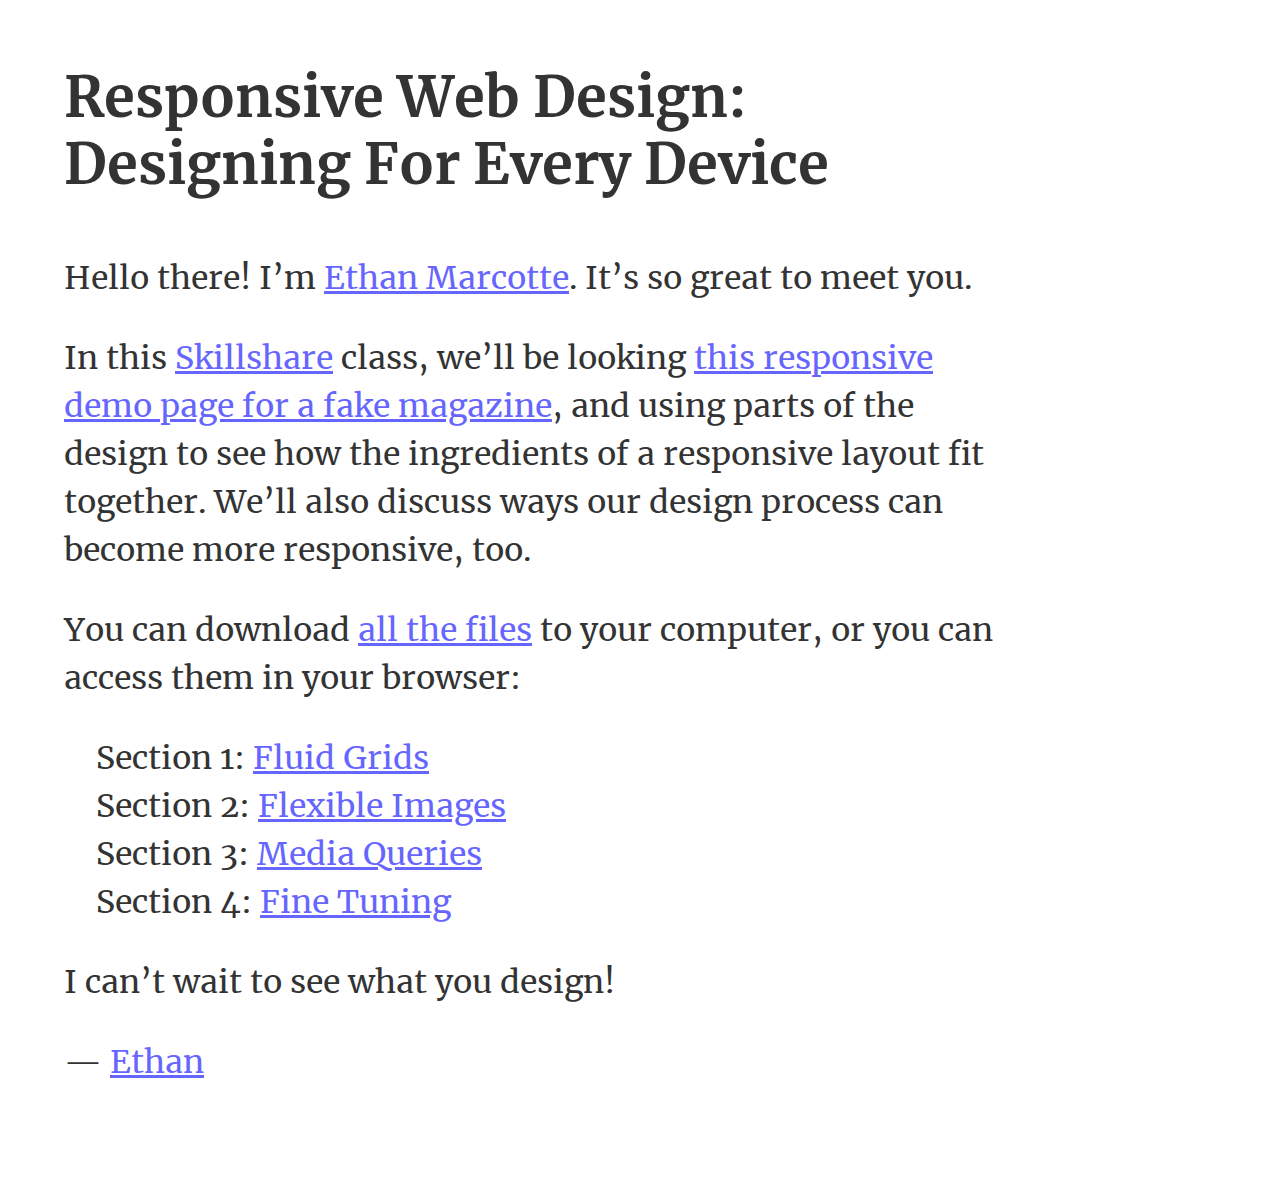
<file: index.html>
<!DOCTYPE html>
<html lang="en">
<head>

<meta charset="UTF-8" />

<title>Files for Ethan Marcotte’s “Responsive Web Design: Designing For Every Device”, a Skillshare class</title>

<meta name="viewport" content="width=device-width, initial-scale=1.0" />
<link rel="stylesheet" href="dist/css/main.css" />

<style>
body {
    font-size: 1em;
    padding: 2em;
    max-width: 30em;
}
@media ( min-width: 30em ) {
    body {
        font-size: 1.4em;
    }
}
@media ( min-width: 50em ) {
    body {
        font-size: 2em;
    }
}
h1,
p,
ol {
    margin-top: 0;
}
h1 {
    font-size: 1.75em;
    line-height: 1.2;
    margin-bottom: 1em;
}
a {
    color: #66F;
    text-decoration: underline;
}
a:hover,
a:focus {
    text-decoration: none;
}
ol {
    list-style: none;
    padding-left: 0;
    margin-left: 1em;
}
li {
    margin-left: 0;
    padding-left: 0;
}
</style>

</head>

<body>

<h1>Responsive Web Design: Designing For Every Device</h1>

<p>Hello there! I’m <a href="https://ethanmarcotte.com/">Ethan Marcotte</a>. It’s so great to meet you.</p>

<p>In this <a href="https://www.skillshare.com/">Skillshare</a> class, we’ll be looking <a href="00-full.html">this responsive demo page for a fake magazine</a>, and using parts of the design to see how the ingredients of a responsive layout fit together. We’ll also discuss ways our design process can become more responsive, too.</p>

<p>You can download <a href="#">all the files</a> to your computer, or you can access them in your browser:</p>

<ol>
    <li>Section 1: <a href="01-grids/">Fluid Grids</a></li>
    <li>Section 2: <a href="02-images/">Flexible Images</a></li>
    <li>Section 3: <a href="03-mediaqueries/">Media Queries</a></li>
    <li>Section 4: <a href="04-fine-tuning">Fine Tuning</a></li>
</ol>

<p>I can’t wait to see what you design!</p>

<p>— <a href="https://ethanmarcotte.com/">Ethan</a></p>

</body>
</html>
</file>
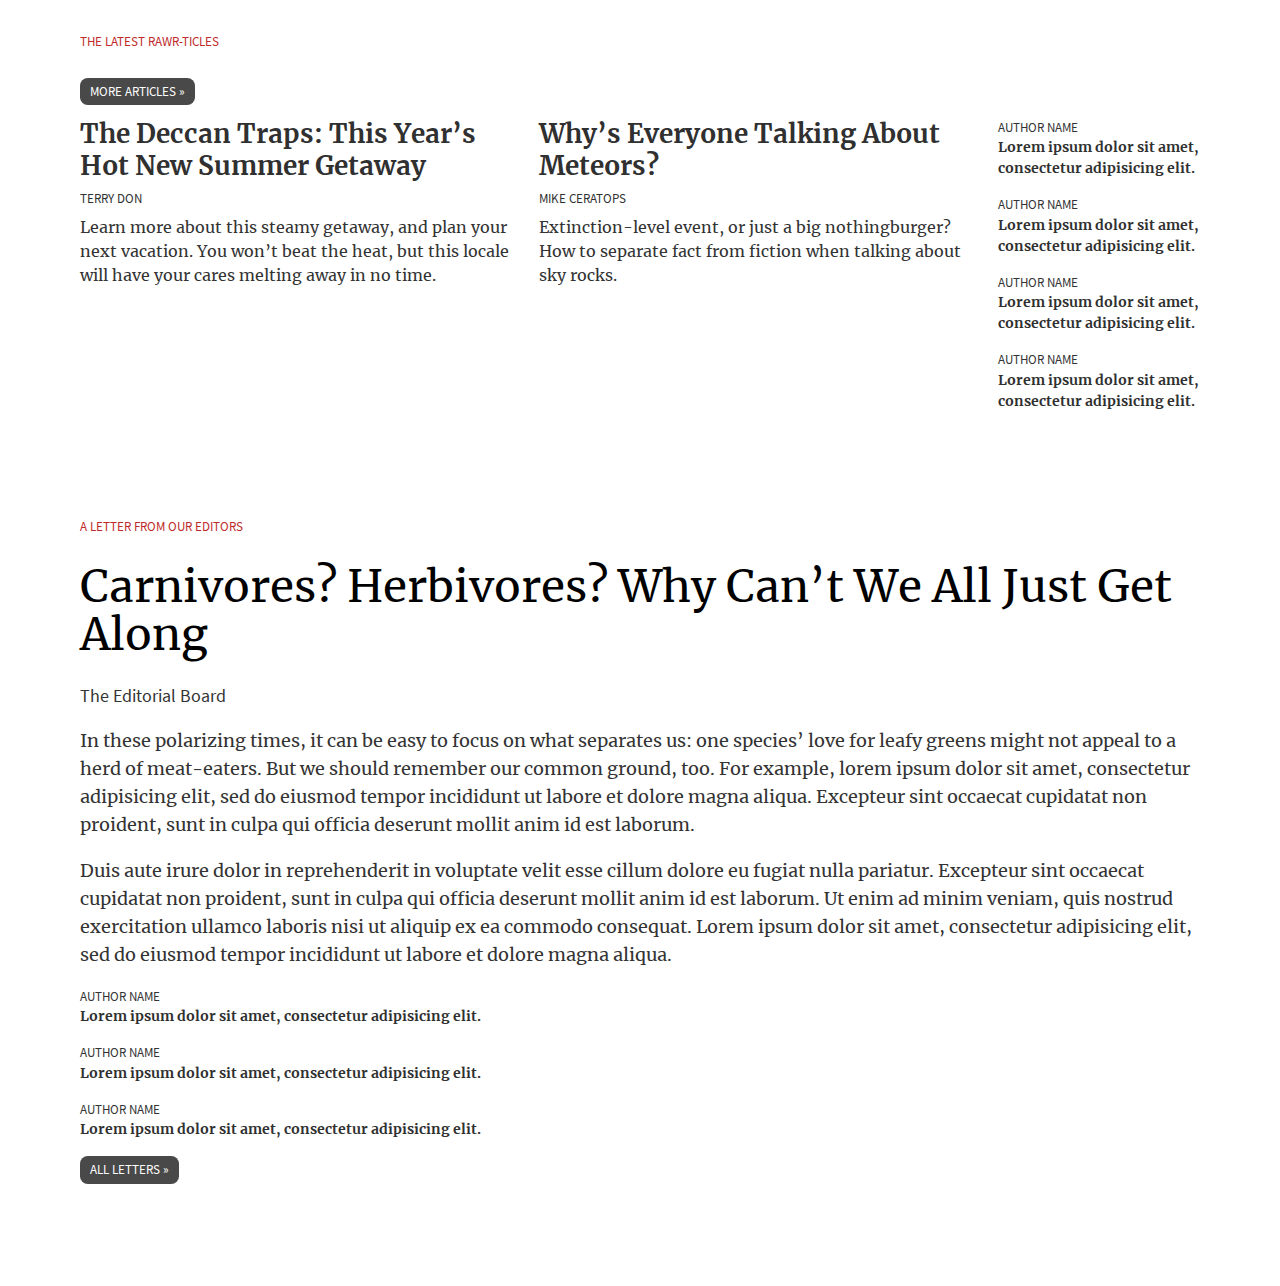
<file: 01-grids/index.html>
<!DOCTYPE html>
<html lang="en">
<head>

<meta charset="UTF-8" />

<title>Section 1: Grids</title>

<meta name="viewport" content="width=device-width, initial-scale=1.0" />
<link rel="stylesheet" href="../dist/css/shared.css" />

<style>
.articles-recent {
    display: grid;
    grid-template-columns: repeat( 5, 18%);
    grid-column-gap: 2.5%;
}

/* .articles-recent header {
    grid-column-start: 1;
    grid-column-end: 6;
} 
can be shorthanded to below */

.articles-recent header {
    grid-column: 1 / 6;
}

.story-lead {
    grid-column: 1 / 3;
}

.story-alt {
    grid-column: 3 / 5;
}
</style>

</head>

<body>

<main class="site-content" role="main">
    <section>
        <div class="articles-recent">
            <header>
                <h2 class="hed hed-section">The Latest Rawr-ticles</h2>

                <a class="more" href="#">More Articles</a>
            </header>

            <article class="story story-lead">
                <h2 class="hed"><a href="#">The Deccan Traps: This Year’s Hot New Summer Getaway</a></h2>
                <p class="meta"><a href="#"><cite>Terry Don</cite></a></p>
                <p>Learn more about this steamy getaway, and plan your next vacation. You won’t beat the heat, but this locale will have your cares melting away in no time.</p>
            </article>

            <article class="story story-alt">
                <h2 class="hed"><a href="#">Why’s Everyone Talking About Meteors?</a></h2>
                <p class="meta"><a href="#"><cite>Mike Ceratops</cite></a></p>
                <p>Extinction-level event, or just a big nothingburger? How to separate fact from fiction when talking about sky rocks.</p>
            </article>

            <aside>
                <ol class="teaser-list">
                    <li>
                        <article class="teaser-item">
                            <h3 class="hed"><a href="#">Lorem ipsum dolor sit amet, consectetur adipisicing elit.</a></h3>
                            <p class="meta"><span class="a11y">by</span> Author Name</p>
                        </article>
                    </li>
                    <li>
                        <article class="teaser-item">
                            <h3 class="hed"><a href="#">Lorem ipsum dolor sit amet, consectetur adipisicing elit.</a></h3>
                            <p class="meta"><span class="a11y">by</span> Author Name</p>
                        </article>
                    </li>
                    <li>
                        <article class="teaser-item">
                            <h3 class="hed"><a href="#">Lorem ipsum dolor sit amet, consectetur adipisicing elit.</a></h3>
                            <p class="meta"><span class="a11y">by</span> Author Name</p>
                        </article>
                    </li>
                    <li>
                        <article class="teaser-item">
                            <h3 class="hed"><a href="#">Lorem ipsum dolor sit amet, consectetur adipisicing elit.</a></h3>
                            <p class="meta"><span class="a11y">by</span> Author Name</p>
                        </article>
                    </li>
                </ol>
            </aside>
        </div><!-- /end .articles-recent -->
    </section>

    <section>
        <div class="editor-letter">
            <h2 class="hed hed-section">A Letter From Our Editors</h2>

            <h3 class="hed hed-letter">Carnivores? Herbivores? Why Can’t We All Just Get Along</h3>

            <p class="letter-author">
                <cite>The Editorial Board</cite>
            </p>

            <div class="letter-content">
                <p>In these polarizing times, it can be easy to focus on what separates us: one species’ love for leafy greens might not appeal to a herd of meat-eaters. But we should remember our common ground, too. For example, lorem ipsum dolor sit amet, consectetur adipisicing elit, sed do eiusmod tempor incididunt ut labore et dolore magna aliqua. Excepteur sint occaecat cupidatat non proident, sunt in culpa qui officia deserunt mollit anim id est laborum.</p>

                <p>Duis aute irure dolor in reprehenderit in voluptate velit esse cillum dolore eu fugiat nulla pariatur. Excepteur sint occaecat cupidatat non proident, sunt in culpa qui officia deserunt mollit anim id est laborum. Ut enim ad minim veniam, quis nostrud exercitation ullamco laboris nisi ut aliquip ex ea commodo consequat. Lorem ipsum dolor sit amet, consectetur adipisicing elit, sed do eiusmod tempor incididunt ut labore et dolore magna aliqua.</p>
            </div><!-- /end .letter-content -->

            <aside>
                <ol class="teaser-list">
                    <li>
                        <article class="teaser-item">
                            <h3 class="hed"><a href="#">Lorem ipsum dolor sit amet, consectetur adipisicing elit.</a></h3>
                            <p class="meta"><span class="a11y">by</span> Author Name</p>
                        </article>
                    </li>
                    <li>
                        <article class="teaser-item">
                            <h3 class="hed"><a href="#">Lorem ipsum dolor sit amet, consectetur adipisicing elit.</a></h3>
                            <p class="meta"><span class="a11y">by</span> Author Name</p>
                        </article>
                    </li>
                    <li>
                        <article class="teaser-item">
                            <h3 class="hed"><a href="#">Lorem ipsum dolor sit amet, consectetur adipisicing elit.</a></h3>
                            <p class="meta"><span class="a11y">by</span> Author Name</p>
                        </article>
                    </li>
                </ol>

                <a class="more" href="#">All Letters</a>
            </aside>
        </div><!-- /end .editor-letter -->
    </section>
</main>

</body>
</html>
</file>
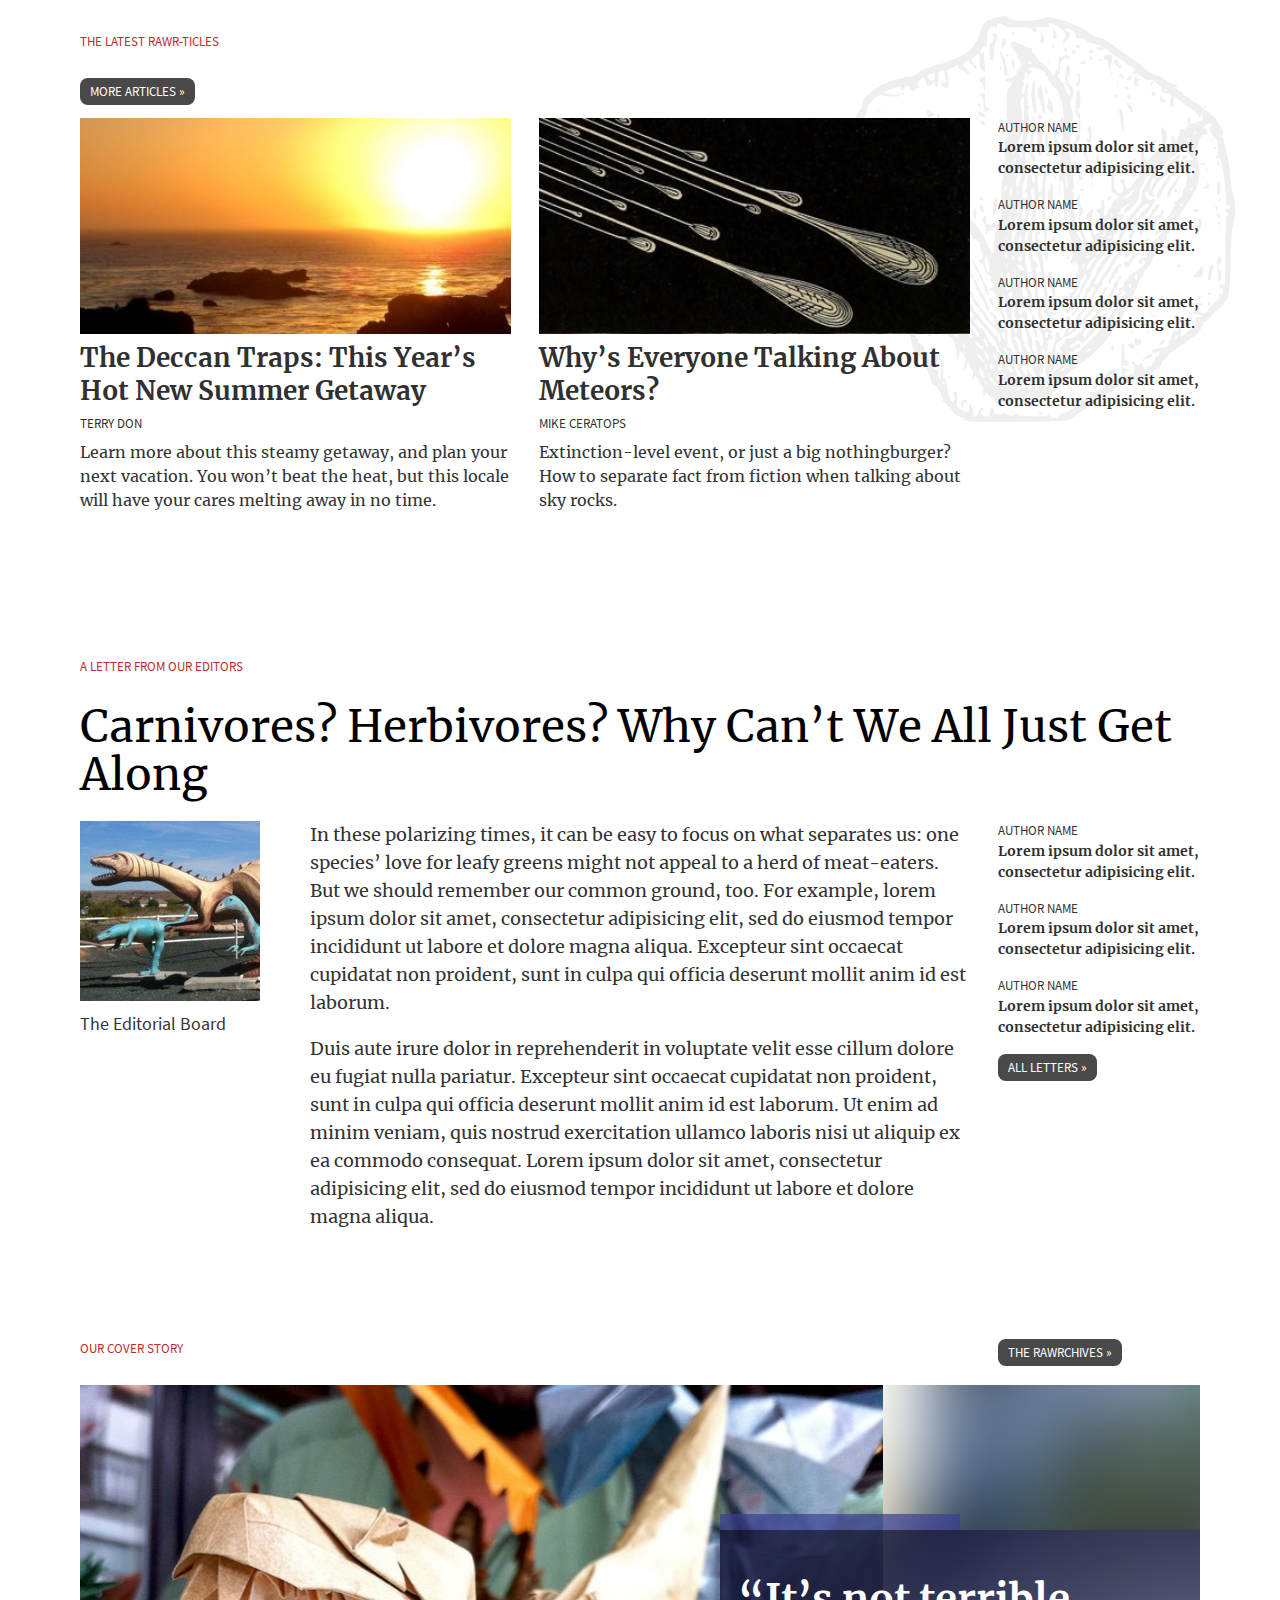
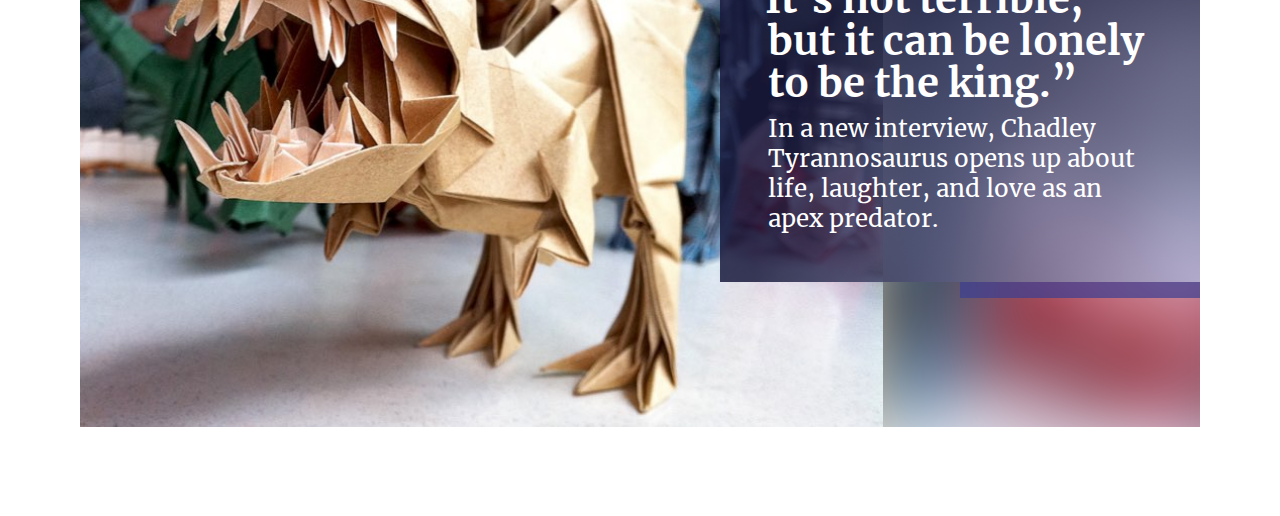
<file: 02-images/index.html>
<!DOCTYPE html>
<html lang="en">
<head>

<meta charset="UTF-8" />

<title>Section 2: Fluid Images</title>

<meta name="viewport" content="width=device-width, initial-scale=1.0" />
<link rel="stylesheet" href="../dist/css/shared.css" />
<link rel="stylesheet" href="../01-grids/answer.css" />

<style>
img {
    max-width: 100%;
}

.story .art {
    width: 100%;
}

main {
    background-image: url("../img/footprint.svg");
    background-repeat: no-repeat;
    background-size: 30% auto;
    background-position: 95% 1em;
}

.intro-art {
    object-fit: cover;
    height: 100%;
}

</style>

</head>

<body>

<main class="site-content" role="main">
    <section>
        <div class="articles-recent">
            <header>
                <h2 class="hed hed-section">The Latest Rawr-ticles</h2>

                <a class="more" href="#">More Articles</a>
            </header>

            <article class="story story-lead">
                <img class="art" src="../img/sunset.jpg" alt="" />

                <h2 class="hed"><a href="#">The Deccan Traps: This Year’s Hot New Summer Getaway</a></h2>
                <p class="meta"><a href="#"><cite>Terry Don</cite></a></p>
                <p>Learn more about this steamy getaway, and plan your next vacation. You won’t beat the heat, but this locale will have your cares melting away in no time.</p>
            </article>

            <article class="story story-alt">
                <img class="art" src="../img/meteors.jpg" alt="" />

                <h2 class="hed"><a href="#">Why’s Everyone Talking About Meteors?</a></h2>
                <p class="meta"><a href="#"><cite>Mike Ceratops</cite></a></p>
                <p>Extinction-level event, or just a big nothingburger? How to separate fact from fiction when talking about sky rocks.</p>
            </article>

            <aside>
                <ol class="teaser-list">
                    <li>
                        <article class="teaser-item">
                            <h3 class="hed"><a href="#">Lorem ipsum dolor sit amet, consectetur adipisicing elit.</a></h3>
                            <p class="meta"><span class="a11y">by</span> Author Name</p>
                        </article>
                    </li>
                    <li>
                        <article class="teaser-item">
                            <h3 class="hed"><a href="#">Lorem ipsum dolor sit amet, consectetur adipisicing elit.</a></h3>
                            <p class="meta"><span class="a11y">by</span> Author Name</p>
                        </article>
                    </li>
                    <li>
                        <article class="teaser-item">
                            <h3 class="hed"><a href="#">Lorem ipsum dolor sit amet, consectetur adipisicing elit.</a></h3>
                            <p class="meta"><span class="a11y">by</span> Author Name</p>
                        </article>
                    </li>
                    <li>
                        <article class="teaser-item">
                            <h3 class="hed"><a href="#">Lorem ipsum dolor sit amet, consectetur adipisicing elit.</a></h3>
                            <p class="meta"><span class="a11y">by</span> Author Name</p>
                        </article>
                    </li>
                </ol>
            </aside>
        </div><!-- /end .articles-recent -->
    </section>

    <section>
        <div class="editor-letter">
            <h2 class="hed hed-section">A Letter From Our Editors</h2>

            <h3 class="hed hed-letter">Carnivores? Herbivores? Why Can’t We All Just Get Along</h3>

            <p class="letter-author">
                <img class="photo" src="../img/dinos.jpg" alt="" />
                <cite>The Editorial Board</cite>
            </p>

            <div class="letter-content">
                <p>In these polarizing times, it can be easy to focus on what separates us: one species’ love for leafy greens might not appeal to a herd of meat-eaters. But we should remember our common ground, too. For example, lorem ipsum dolor sit amet, consectetur adipisicing elit, sed do eiusmod tempor incididunt ut labore et dolore magna aliqua. Excepteur sint occaecat cupidatat non proident, sunt in culpa qui officia deserunt mollit anim id est laborum.</p>

                <p>Duis aute irure dolor in reprehenderit in voluptate velit esse cillum dolore eu fugiat nulla pariatur. Excepteur sint occaecat cupidatat non proident, sunt in culpa qui officia deserunt mollit anim id est laborum. Ut enim ad minim veniam, quis nostrud exercitation ullamco laboris nisi ut aliquip ex ea commodo consequat. Lorem ipsum dolor sit amet, consectetur adipisicing elit, sed do eiusmod tempor incididunt ut labore et dolore magna aliqua.</p>
            </div><!-- /end .letter-content -->

            <aside>
                <ol class="teaser-list">
                    <li>
                        <article class="teaser-item">
                            <h3 class="hed"><a href="#">Lorem ipsum dolor sit amet, consectetur adipisicing elit.</a></h3>
                            <p class="meta"><span class="a11y">by</span> Author Name</p>
                        </article>
                    </li>
                    <li>
                        <article class="teaser-item">
                            <h3 class="hed"><a href="#">Lorem ipsum dolor sit amet, consectetur adipisicing elit.</a></h3>
                            <p class="meta"><span class="a11y">by</span> Author Name</p>
                        </article>
                    </li>
                    <li>
                        <article class="teaser-item">
                            <h3 class="hed"><a href="#">Lorem ipsum dolor sit amet, consectetur adipisicing elit.</a></h3>
                            <p class="meta"><span class="a11y">by</span> Author Name</p>
                        </article>
                    </li>
                </ol>

                <a class="more" href="#">All Letters</a>
            </aside>
        </div><!-- /end .editor-letter -->
    </section>

    <section>
        <div class="cover-story">
            <header>
                <h2 class="hed hed-section">Our Cover Story</h2>

                <a class="more" href="#">The Rawrchives</a>
            </header>

            <div class="cover-splash">
                <img class="intro-art" src="../img/origami.jpg" alt="A dinosaur made out of origami" />
                <div class="intro-blur" role="presentation">
                    <img src="../img/origami.jpg" alt="" />
                </div>

                <div class="blurb">
                    <h2 class="hed hed-blurb"><a href="#"><q>It’s not terrible, but it can be lonely to be the king.</q></a></h2>
                    <p>In a new interview, Chadley Tyrannosaurus opens up about life, laughter, and love as an apex predator.</p>
                </div>
            </div>
        </div><!-- /end .cover-story -->
    </section>
</main>

</body>
</html>
</file>
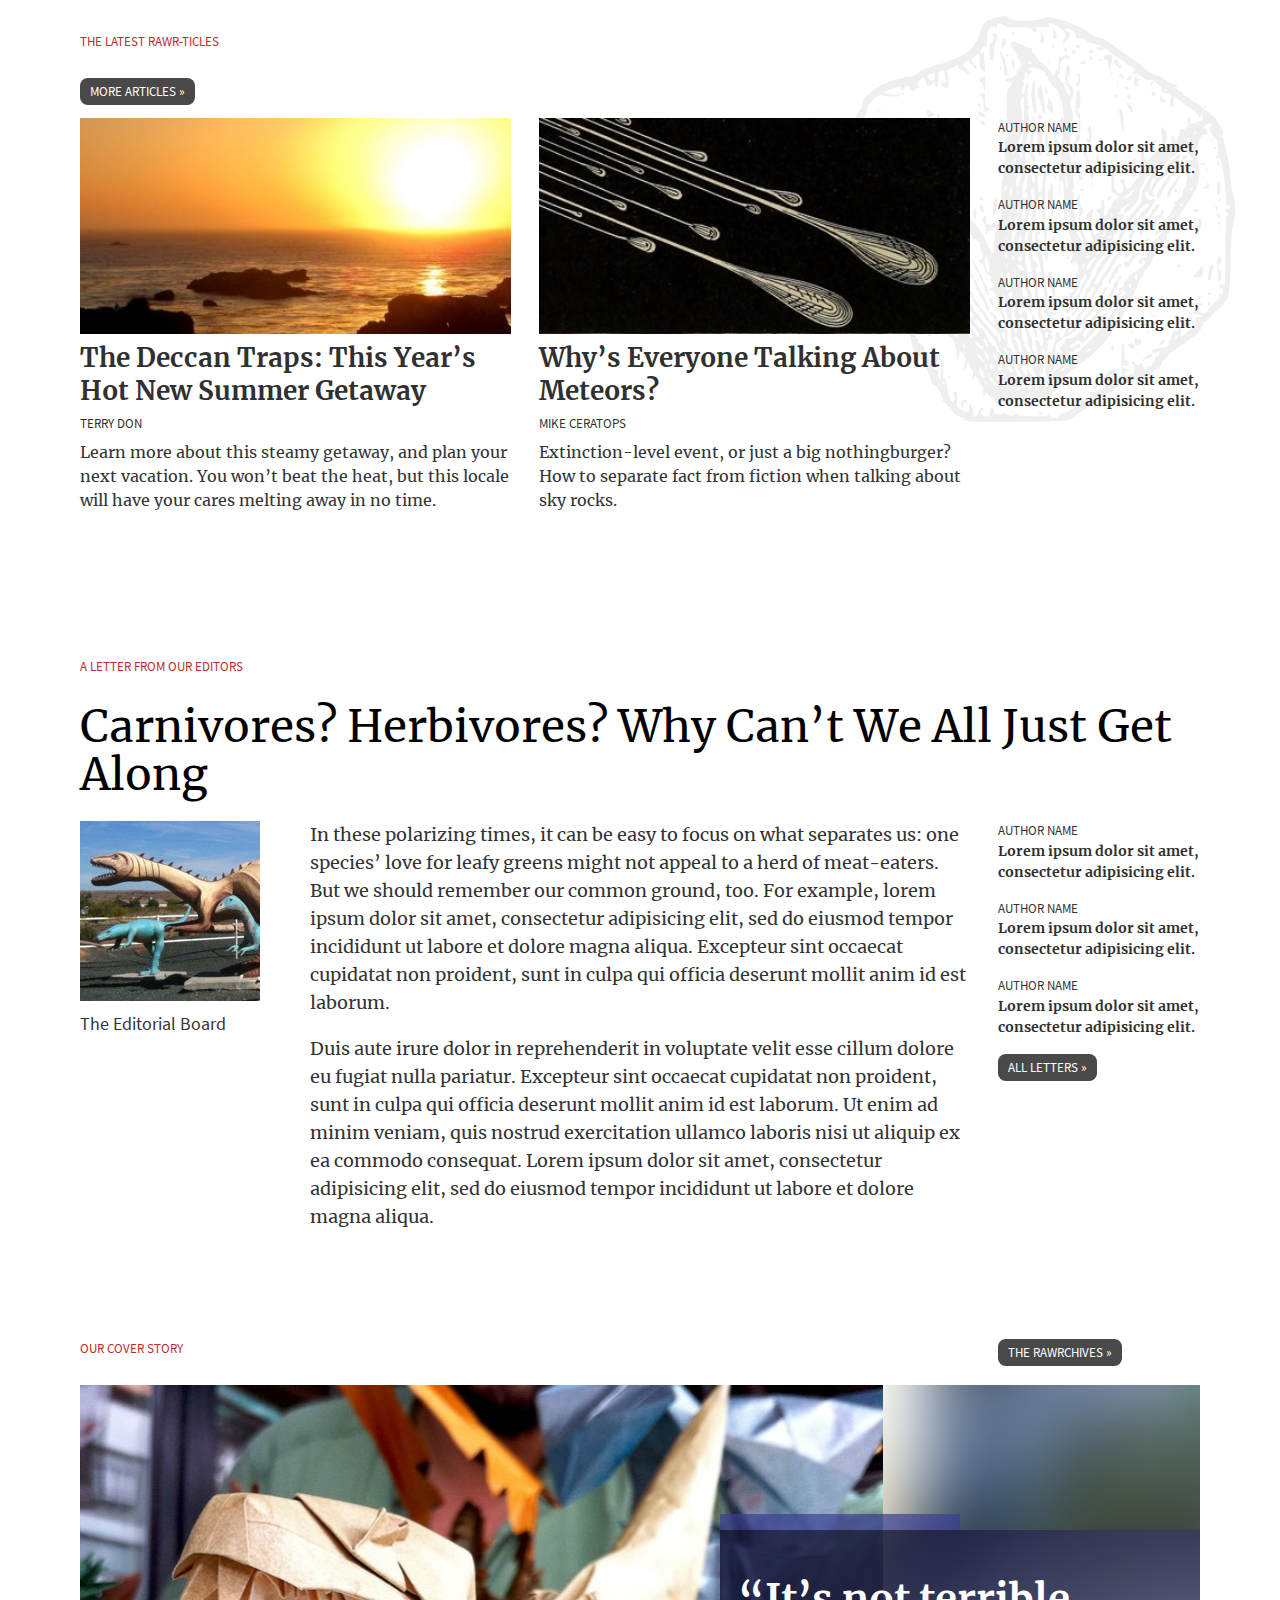
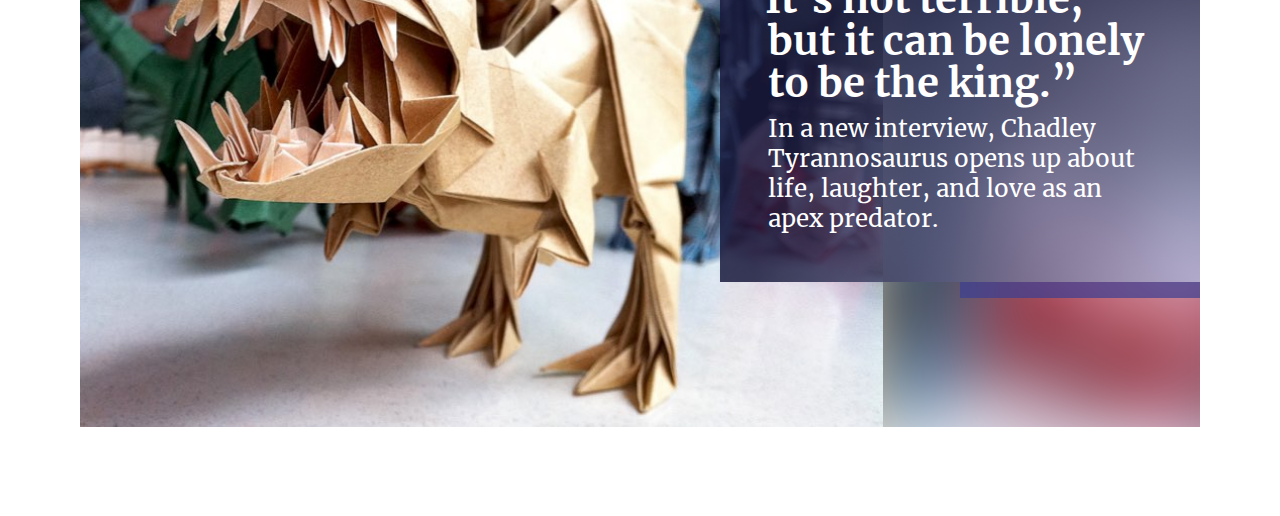
<file: 03-mediaqueries/index.html>
<!DOCTYPE html>
<html lang="en">
  <head>
    <meta charset="UTF-8" />

    <title>Section 3: Media Queries</title>

    <meta name="viewport" content="width=device-width, initial-scale=1.0" />
    <link rel="stylesheet" href="../dist/css/shared.css" />

    <style>
      img {
        max-width: 100%;
      }
      main {
        background: url("../img/footprint.svg") no-repeat;
        background-size: 30% auto;
        background-position: 95% 1em;
        background-attachment: fixed;
      }

      /*

Recent articles

*/

      .story .art {
        width: 100%;
      }
      @media (min-width: 35em) {
        .articles-recent {
          display: grid;
          grid-template-columns: repeat(4, 1fr);
          grid-column-gap: 2%;
        }
        .articles-recent header {
          grid-column: 1 / -1;
        }
        .story {
          grid-column-end: span 2;
        }
      }
      @media (min-width: 35em) and (max-width: 60em) {
        .articles-recent aside,
        .articles-recent .teaser-list {
          display: contents;
        }
      }
      @media (min-width: 60em) {
        .articles-recent {
          grid-template-columns: repeat(5, 1fr);
          grid-column-gap: 2.5%;
        }
        .story-lead {
          grid-column: 1 / 3;
        }
        .story-alt {
          grid-column-start: 3;
          grid-column-end: 5;
        }
        .articles-recent aside {
          grid-column-start: 5;
        }
      }

      /*

Letter to the editor

*/
      @media (min-width: 35em) {
        .editor-letter {
          display: grid;
          grid-template-columns: repeat(4, 1fr);
          grid-column-gap: 2%;
        }

        .editor-letter .hed {
          grid-column: 1 / -1;
        }

        .letter-author {
          grid-column: 1;
        }

        .letter-content {
          grid-column: 2 / span 3;
        }
      }

      @media (min-width: 35em) and (max-width: 60em) {
        .editor-letter aside,
        .editor-letter .teaser-list {
          display: contents;
        }
      }

      @media (min-width: 60em) {
        .editor-letter {
          grid-template-columns: repeat(5, 1fr);
          grid-column-gap: 2.5%;
        }
        .editor-letter aside {
          grid-column: 5;
        }
      }

      /*

Cover Story

*/
      @media (min-width: 35em) {
        .cover-story header,
        .cover-splash {
          display: grid;
          grid-column-gap: 2%;
          grid-template-columns: repeat(4, 1fr);
        }

        .cover-story .hed-section {
          grid-column: 1 / span 3;
        }
        .cover-story .more {
          grid-column: 4;
        }

        .intro-art {
          grid-column: span 4;
        }

        .intro-blur {
          grid-column: span 4;
        }

        .blurb {
          grid-column: span 4;
        }
      }

      @media (min-width: 60em) {
        .cover-story header,
        .cover-splash {
          grid-column-gap: 2.5%;
          grid-template-columns: repeat(5, 1fr);
        }
        .cover-story .hed-section {
          grid-column: 1 / span 3;
        }
        .cover-story .more {
          grid-column: 5;
        }
        .cover-splash > * {
          grid-row: 1;
        }
        .intro-art {
          grid-column: 1 / 5;
          height: 100%;
          object-fit: cover;
          z-index: 10;
        }
        .intro-blur {
          display: block;
          grid-column: 1 / -1;
        }
        .intro-blur img {
          filter: blur(17px);
          transform: scale(2);
        }
        .blurb {
          align-self: center;
          grid-column: 3 / -1;
          justify-self: end;
          max-width: 24em;
          position: relative;
          z-index: 100;
        }
      }
    </style>
  </head>

  <body>
    <main class="site-content" role="main">
      <section>
        <div class="articles-recent">
          <header>
            <h2 class="hed hed-section">The Latest Rawr-ticles</h2>

            <a class="more" href="#">More Articles</a>
          </header>

          <article class="story story-lead">
            <img class="art" src="../img/sunset.jpg" alt="" />

            <h2 class="hed">
              <a href="#"
                >The Deccan Traps: This Year’s Hot New Summer Getaway</a
              >
            </h2>
            <p class="meta">
              <a href="#"><cite>Terry Don</cite></a>
            </p>
            <p>
              Learn more about this steamy getaway, and plan your next vacation.
              You won’t beat the heat, but this locale will have your cares
              melting away in no time.
            </p>
          </article>

          <article class="story story-alt">
            <img class="art" src="../img/meteors.jpg" alt="" />

            <h2 class="hed">
              <a href="#">Why’s Everyone Talking About Meteors?</a>
            </h2>
            <p class="meta">
              <a href="#"><cite>Mike Ceratops</cite></a>
            </p>
            <p>
              Extinction-level event, or just a big nothingburger? How to
              separate fact from fiction when talking about sky rocks.
            </p>
          </article>

          <aside>
            <ol class="teaser-list">
              <li>
                <article class="teaser-item">
                  <h3 class="hed">
                    <a href="#"
                      >Lorem ipsum dolor sit amet, consectetur adipisicing
                      elit.</a
                    >
                  </h3>
                  <p class="meta"><span class="a11y">by</span> Author Name</p>
                </article>
              </li>
              <li>
                <article class="teaser-item">
                  <h3 class="hed">
                    <a href="#"
                      >Lorem ipsum dolor sit amet, consectetur adipisicing
                      elit.</a
                    >
                  </h3>
                  <p class="meta"><span class="a11y">by</span> Author Name</p>
                </article>
              </li>
              <li>
                <article class="teaser-item">
                  <h3 class="hed">
                    <a href="#"
                      >Lorem ipsum dolor sit amet, consectetur adipisicing
                      elit.</a
                    >
                  </h3>
                  <p class="meta"><span class="a11y">by</span> Author Name</p>
                </article>
              </li>
              <li>
                <article class="teaser-item">
                  <h3 class="hed">
                    <a href="#"
                      >Lorem ipsum dolor sit amet, consectetur adipisicing
                      elit.</a
                    >
                  </h3>
                  <p class="meta"><span class="a11y">by</span> Author Name</p>
                </article>
              </li>
            </ol>
          </aside>
        </div>
        <!-- /end .articles-recent -->
      </section>

      <section>
        <div class="editor-letter">
          <h2 class="hed hed-section">A Letter From Our Editors</h2>

          <h3 class="hed hed-letter">
            Carnivores? Herbivores? Why Can’t We All Just Get Along
          </h3>

          <p class="letter-author">
            <img class="photo" src="../img/dinos.jpg" alt="" />
            <cite>The Editorial Board</cite>
          </p>

          <div class="letter-content">
            <p>
              In these polarizing times, it can be easy to focus on what
              separates us: one species’ love for leafy greens might not appeal
              to a herd of meat-eaters. But we should remember our common
              ground, too. For example, lorem ipsum dolor sit amet, consectetur
              adipisicing elit, sed do eiusmod tempor incididunt ut labore et
              dolore magna aliqua. Excepteur sint occaecat cupidatat non
              proident, sunt in culpa qui officia deserunt mollit anim id est
              laborum.
            </p>

            <p>
              Duis aute irure dolor in reprehenderit in voluptate velit esse
              cillum dolore eu fugiat nulla pariatur. Excepteur sint occaecat
              cupidatat non proident, sunt in culpa qui officia deserunt mollit
              anim id est laborum. Ut enim ad minim veniam, quis nostrud
              exercitation ullamco laboris nisi ut aliquip ex ea commodo
              consequat. Lorem ipsum dolor sit amet, consectetur adipisicing
              elit, sed do eiusmod tempor incididunt ut labore et dolore magna
              aliqua.
            </p>
          </div>
          <!-- /end .letter-content -->

          <aside>
            <ol class="teaser-list">
              <li>
                <article class="teaser-item">
                  <h3 class="hed">
                    <a href="#"
                      >Lorem ipsum dolor sit amet, consectetur adipisicing
                      elit.</a
                    >
                  </h3>
                  <p class="meta"><span class="a11y">by</span> Author Name</p>
                </article>
              </li>
              <li>
                <article class="teaser-item">
                  <h3 class="hed">
                    <a href="#"
                      >Lorem ipsum dolor sit amet, consectetur adipisicing
                      elit.</a
                    >
                  </h3>
                  <p class="meta"><span class="a11y">by</span> Author Name</p>
                </article>
              </li>
              <li>
                <article class="teaser-item">
                  <h3 class="hed">
                    <a href="#"
                      >Lorem ipsum dolor sit amet, consectetur adipisicing
                      elit.</a
                    >
                  </h3>
                  <p class="meta"><span class="a11y">by</span> Author Name</p>
                </article>
              </li>
            </ol>

            <a class="more" href="#">All Letters</a>
          </aside>
        </div>
        <!-- /end .editor-letter -->
      </section>

      <section>
        <div class="cover-story">
          <header>
            <h2 class="hed hed-section">Our Cover Story</h2>

            <a class="more" href="#">The Rawrchives</a>
          </header>

          <div class="cover-splash">
            <img
              class="intro-art"
              src="../img/origami.jpg"
              alt="A dinosaur made out of origami"
            />
            <div class="intro-blur" role="presentation">
              <img src="../img/origami.jpg" alt="" />
            </div>

            <div class="blurb">
              <h2 class="hed hed-blurb">
                <a href="#"
                  ><q
                    >It’s not terrible, but it can be lonely to be the king.</q
                  ></a
                >
              </h2>
              <p>
                In a new interview, Chadley Tyrannosaurus opens up about life,
                laughter, and love as an apex predator.
              </p>
            </div>
          </div>
        </div>
        <!-- /end .cover-story -->
      </section>
    </main>
  </body>
</html>
</file>
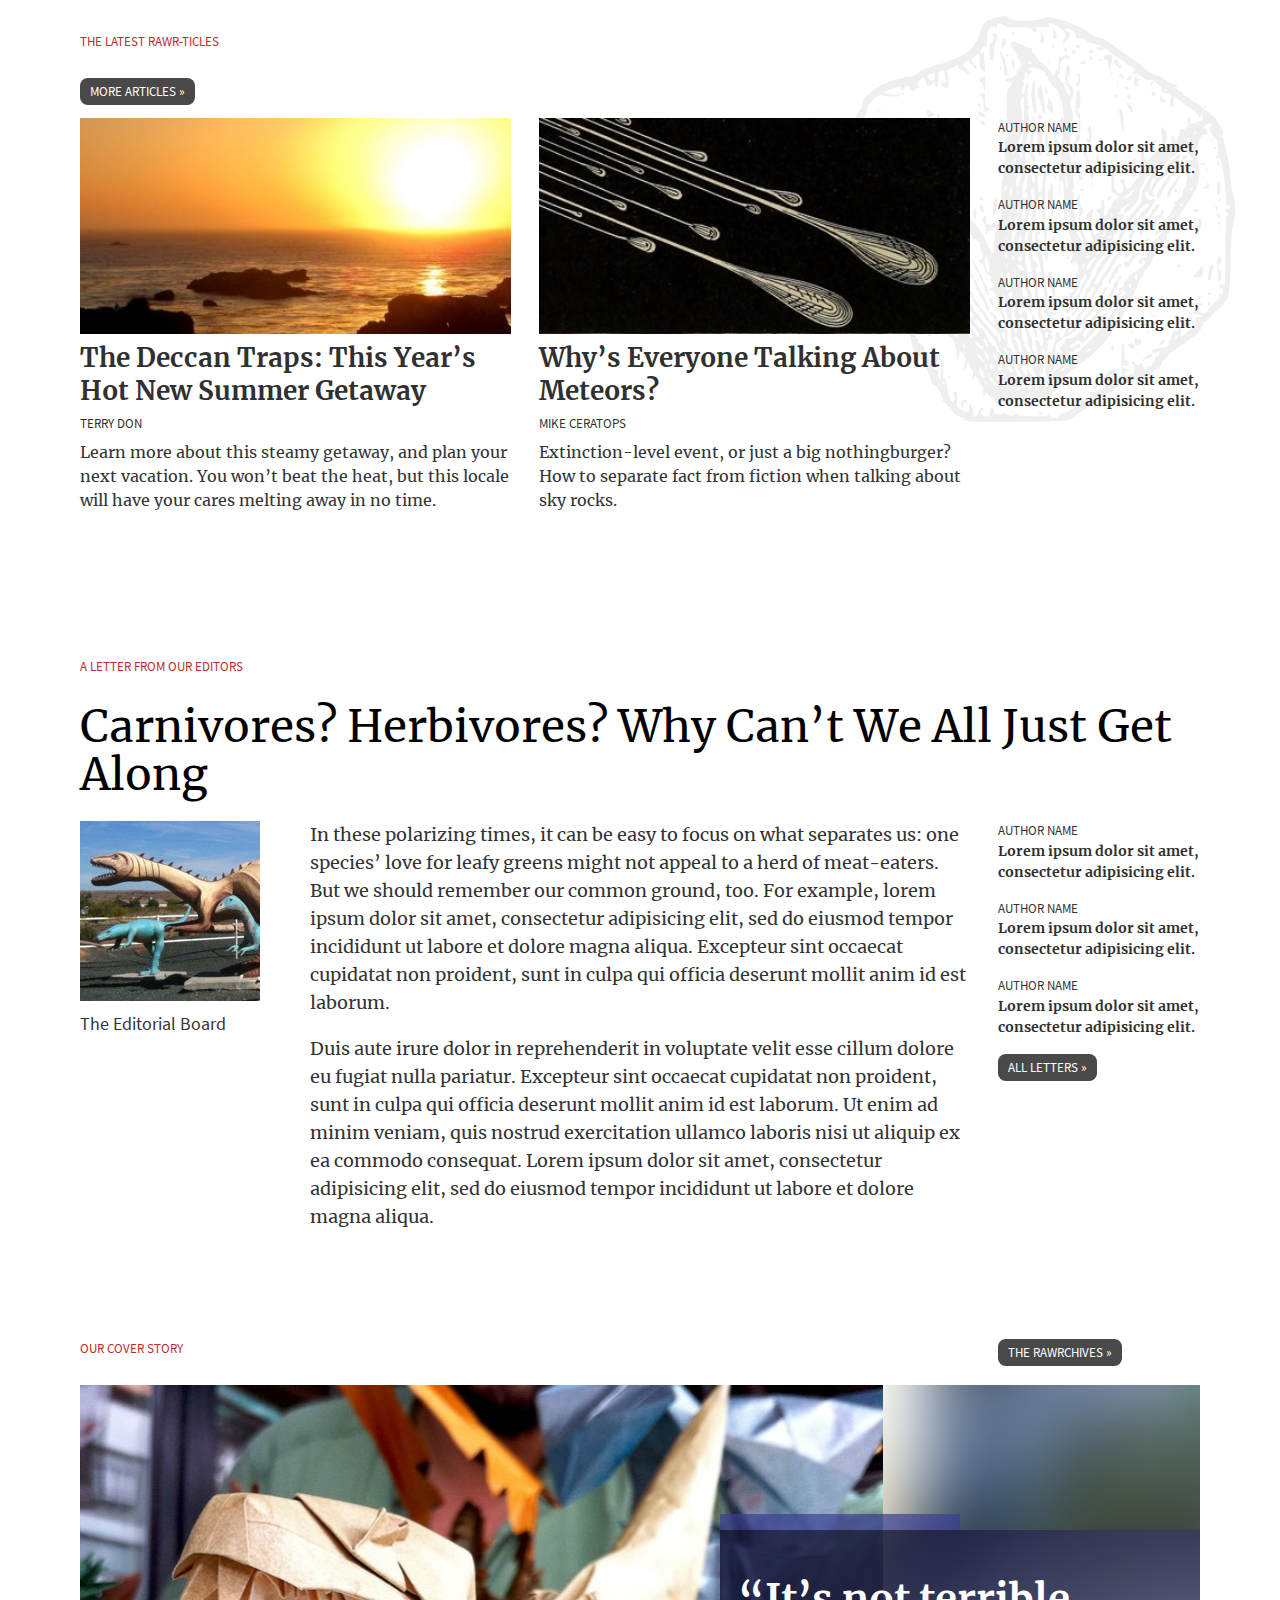
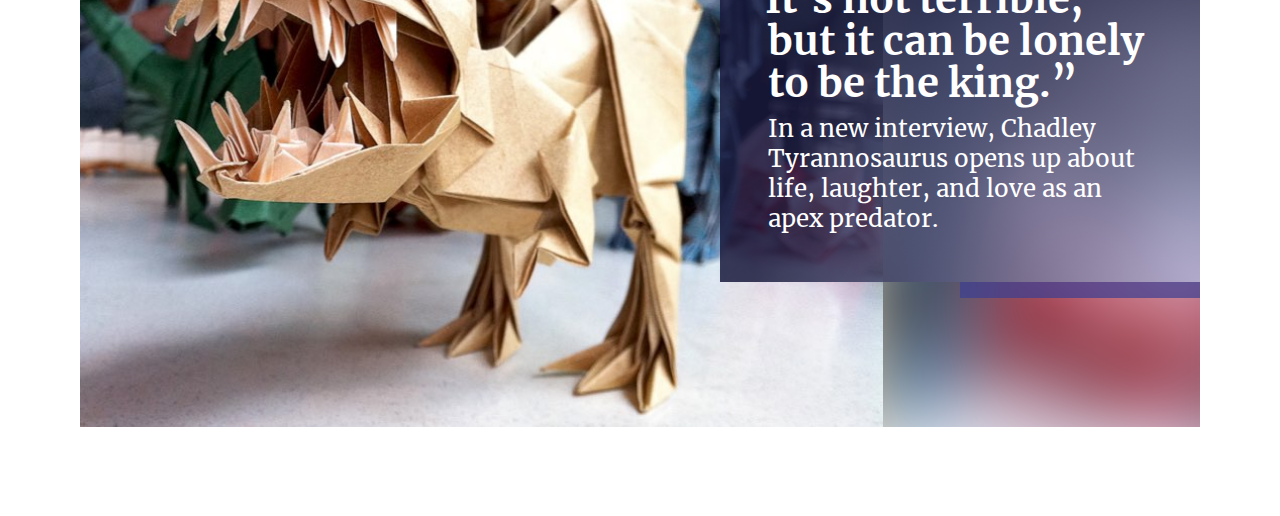
<file: 04-fine-tuning/index.html>
<!DOCTYPE html>
<html lang="en">
  <head>
    <meta charset="UTF-8" />

    <title>Section 4: Fine-Tuning Our Layouts</title>

    <meta name="viewport" content="width=device-width, initial-scale=1.0" />
    <link rel="stylesheet" href="../dist/css/shared.css" />
    <link rel="stylesheet" href="../03-mediaqueries/answer.css" />

    <style>
      /*

Letter from the editors

*/
      .hed-letter {
        font-size: 1.75em; /* 28 / 16 */
      }
      @media (min-width: 35em) {
        .hed-letter {
          font-size: 2.75em; /* 44 / 16 */
        }
      }
      /*

Cover story

*/
      .blurb {
        padding: 1.5em;
      }
      .blurb .hed {
        font-size: 1.5em; /* 40/16 */
      }
      .blurb p {
        font-size: 1.25em; /* 20/16 */
      }
      @media (min-width: 30em) {
        .blurb {
          padding: 2em;
        }
        .blurb .hed {
          font-size: 2em; /* 40/16 */
        }
      }
      @media (min-width: 40em) {
        .blurb {
          padding: 3em;
        }
        .blurb .hed {
          font-size: 2.5em; /* 40/16 */
        }
        .blurb p {
          font-size: 1.5em; /* 24/16 */
        }
      }
    </style>
  </head>

  <body>
    <main class="site-content" role="main">
      <section>
        <div class="articles-recent">
          <header>
            <h2 class="hed hed-section">The Latest Rawr-ticles</h2>

            <a class="more" href="#">More Articles</a>
          </header>

          <article class="story story-lead">
            <img class="art" src="../img/sunset.jpg" alt="" />

            <h2 class="hed">
              <a href="#"
                >The Deccan Traps: This Year’s Hot New Summer Getaway</a
              >
            </h2>
            <p class="meta">
              <a href="#"><cite>Terry Don</cite></a>
            </p>
            <p>
              Learn more about this steamy getaway, and plan your next vacation.
              You won’t beat the heat, but this locale will have your cares
              melting away in no time.
            </p>
          </article>

          <article class="story story-alt">
            <img class="art" src="../img/meteors.jpg" alt="" />

            <h2 class="hed">
              <a href="#">Why’s Everyone Talking About Meteors?</a>
            </h2>
            <p class="meta">
              <a href="#"><cite>Mike Ceratops</cite></a>
            </p>
            <p>
              Extinction-level event, or just a big nothingburger? How to
              separate fact from fiction when talking about sky rocks.
            </p>
          </article>

          <aside>
            <ol class="teaser-list">
              <li>
                <article class="teaser-item">
                  <h3 class="hed">
                    <a href="#"
                      >Lorem ipsum dolor sit amet, consectetur adipisicing
                      elit.</a
                    >
                  </h3>
                  <p class="meta"><span class="a11y">by</span> Author Name</p>
                </article>
              </li>
              <li>
                <article class="teaser-item">
                  <h3 class="hed">
                    <a href="#"
                      >Lorem ipsum dolor sit amet, consectetur adipisicing
                      elit.</a
                    >
                  </h3>
                  <p class="meta"><span class="a11y">by</span> Author Name</p>
                </article>
              </li>
              <li>
                <article class="teaser-item">
                  <h3 class="hed">
                    <a href="#"
                      >Lorem ipsum dolor sit amet, consectetur adipisicing
                      elit.</a
                    >
                  </h3>
                  <p class="meta"><span class="a11y">by</span> Author Name</p>
                </article>
              </li>
              <li>
                <article class="teaser-item">
                  <h3 class="hed">
                    <a href="#"
                      >Lorem ipsum dolor sit amet, consectetur adipisicing
                      elit.</a
                    >
                  </h3>
                  <p class="meta"><span class="a11y">by</span> Author Name</p>
                </article>
              </li>
            </ol>
          </aside>
        </div>
        <!-- /end .articles-recent -->
      </section>

      <section>
        <div class="editor-letter">
          <h2 class="hed hed-section">A Letter From Our Editors</h2>

          <h3 class="hed hed-letter">
            Carnivores? Herbivores? Why Can’t We All Just Get Along
          </h3>

          <p class="letter-author">
            <img class="photo" src="../img/dinos.jpg" alt="" />
            <cite>The Editorial Board</cite>
          </p>

          <div class="letter-content">
            <p>
              In these polarizing times, it can be easy to focus on what
              separates us: one species’ love for leafy greens might not appeal
              to a herd of meat-eaters. But we should remember our common
              ground, too. For example, lorem ipsum dolor sit amet, consectetur
              adipisicing elit, sed do eiusmod tempor incididunt ut labore et
              dolore magna aliqua. Excepteur sint occaecat cupidatat non
              proident, sunt in culpa qui officia deserunt mollit anim id est
              laborum.
            </p>

            <p>
              Duis aute irure dolor in reprehenderit in voluptate velit esse
              cillum dolore eu fugiat nulla pariatur. Excepteur sint occaecat
              cupidatat non proident, sunt in culpa qui officia deserunt mollit
              anim id est laborum. Ut enim ad minim veniam, quis nostrud
              exercitation ullamco laboris nisi ut aliquip ex ea commodo
              consequat. Lorem ipsum dolor sit amet, consectetur adipisicing
              elit, sed do eiusmod tempor incididunt ut labore et dolore magna
              aliqua.
            </p>
          </div>
          <!-- /end .letter-content -->

          <aside>
            <ol class="teaser-list">
              <li>
                <article class="teaser-item">
                  <h3 class="hed">
                    <a href="#"
                      >Lorem ipsum dolor sit amet, consectetur adipisicing
                      elit.</a
                    >
                  </h3>
                  <p class="meta"><span class="a11y">by</span> Author Name</p>
                </article>
              </li>
              <li>
                <article class="teaser-item">
                  <h3 class="hed">
                    <a href="#"
                      >Lorem ipsum dolor sit amet, consectetur adipisicing
                      elit.</a
                    >
                  </h3>
                  <p class="meta"><span class="a11y">by</span> Author Name</p>
                </article>
              </li>
              <li>
                <article class="teaser-item">
                  <h3 class="hed">
                    <a href="#"
                      >Lorem ipsum dolor sit amet, consectetur adipisicing
                      elit.</a
                    >
                  </h3>
                  <p class="meta"><span class="a11y">by</span> Author Name</p>
                </article>
              </li>
            </ol>

            <a class="more" href="#">All Letters</a>
          </aside>
        </div>
        <!-- /end .editor-letter -->
      </section>

      <section>
        <div class="cover-story">
          <header>
            <h2 class="hed hed-section">Our Cover Story</h2>

            <a class="more" href="#">The Rawrchives</a>
          </header>

          <div class="cover-splash">
            <img
              class="intro-art"
              src="../img/origami.jpg"
              alt="A dinosaur made out of origami"
            />
            <div class="intro-blur" role="presentation">
              <img src="../img/origami.jpg" alt="" />
            </div>

            <div class="blurb">
              <h2 class="hed hed-blurb">
                <a href="#"
                  ><q
                    >It’s not terrible, but it can be lonely to be the king.</q
                  ></a
                >
              </h2>
              <p>
                In a new interview, Chadley Tyrannosaurus opens up about life,
                laughter, and love as an apex predator.
              </p>
            </div>
          </div>
        </div>
        <!-- /end .cover-story -->
      </section>
    </main>
  </body>
</html>
</file>
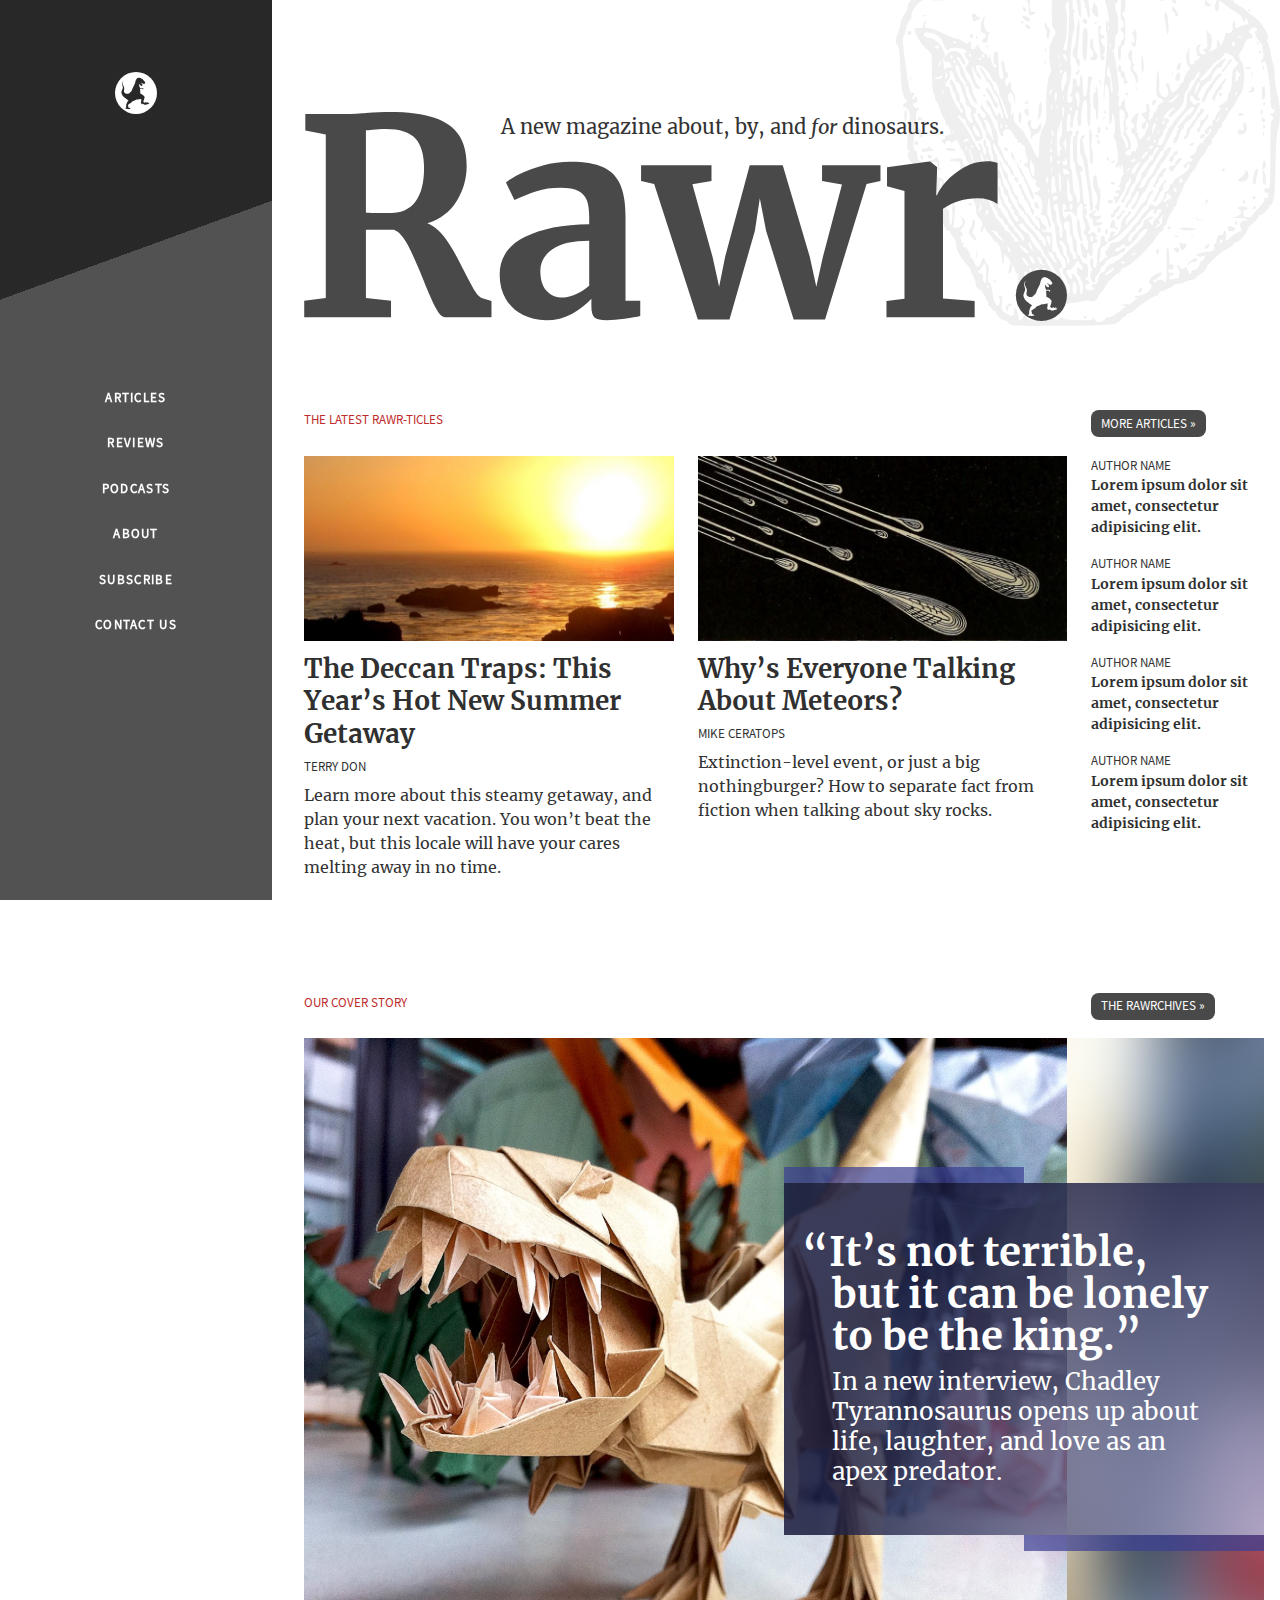
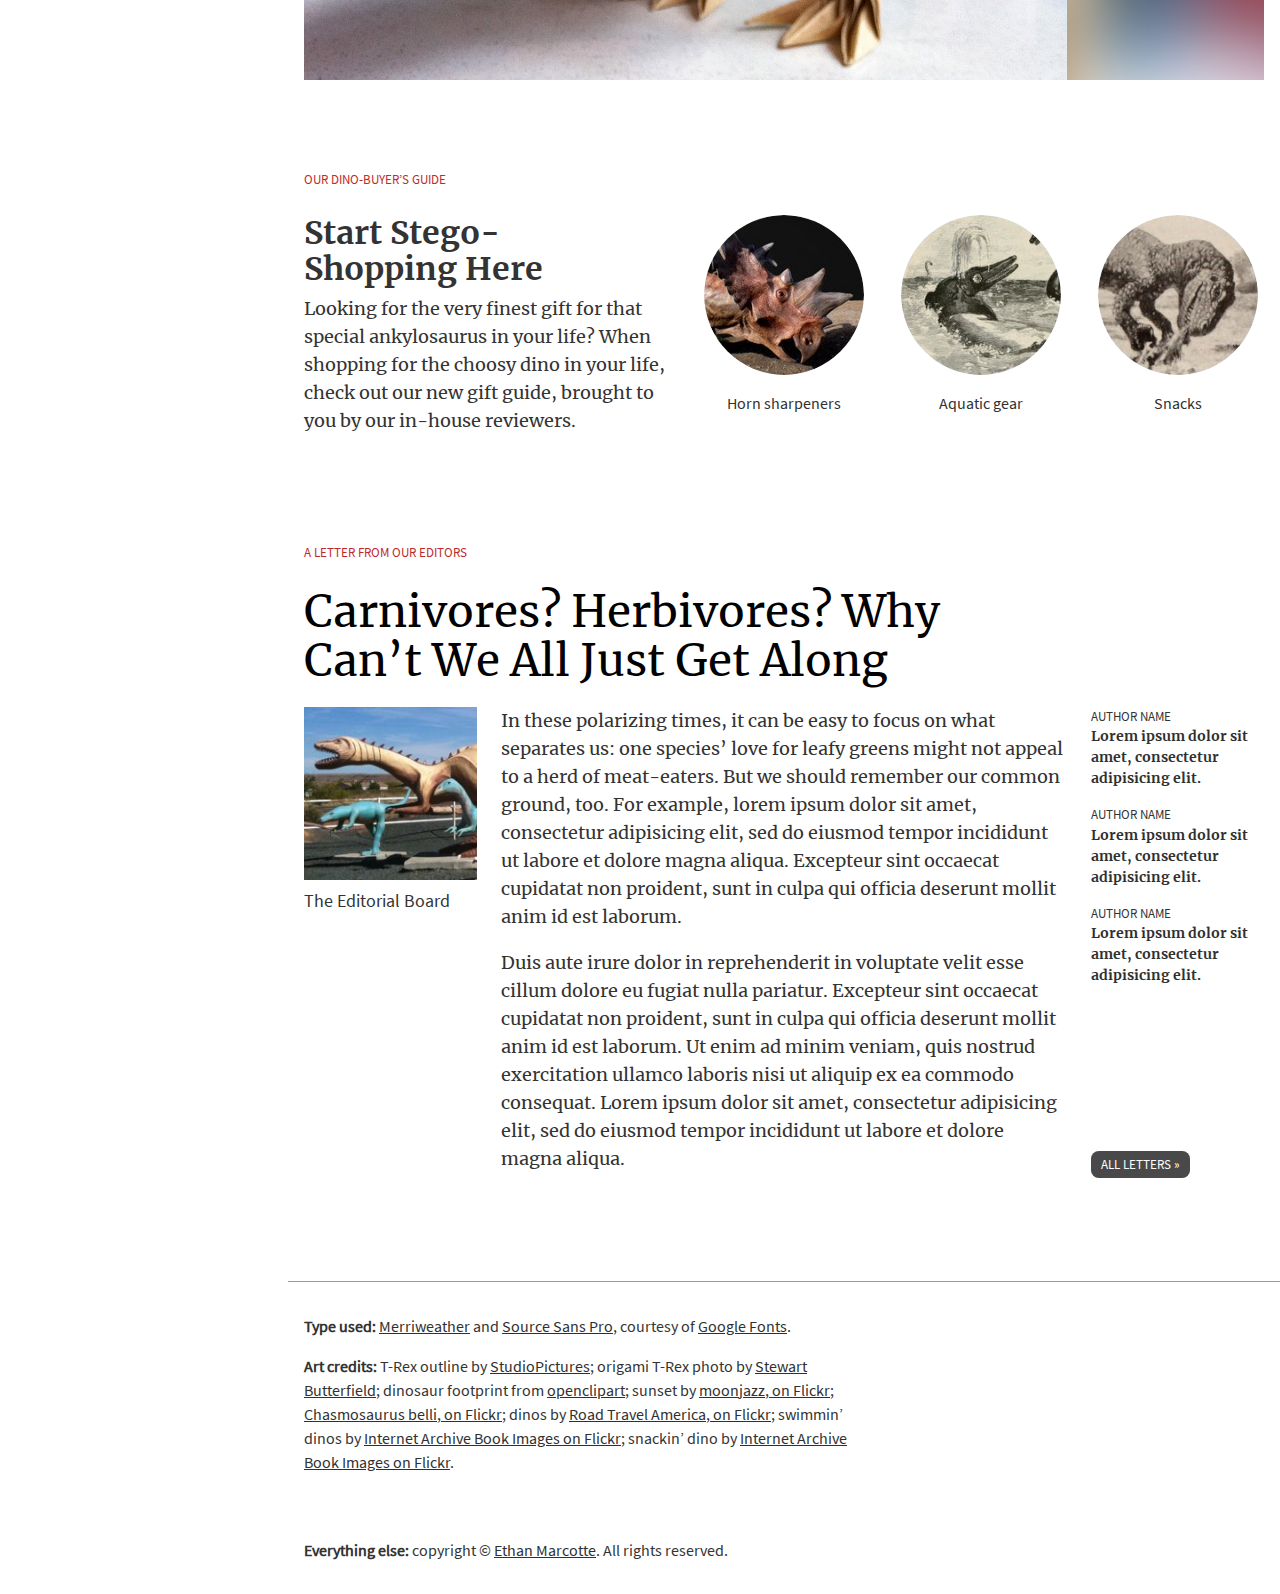
<file: 00-full.html>
<!DOCTYPE html>
<html lang="en">
<head>

<meta charset="UTF-8" />

<title>RAWR. A new magazine by, for, and about dinosaurs.</title>

<meta name="viewport" content="width=device-width, initial-scale=1.0" />
<link rel="stylesheet" href="dist/css/main.css" />

</head>

<body class="pg-full has-bg">

<header class="site-mast" role="banner">
    <div class="site-header">
        <h1 class="hed-site-logo">
            <a class="site-logo-link" href="#">
                <picture>
                    <source srcset="img/logo.svg" type="image/svg+xml" />
                    <img class="site-logo" src="img/logo.png" alt="Rawr." />
                </picture>
            </a>
        </h1>

        <nav class="nav-site" role="navigation">
            <ul class="nav-site-list">
                <li class="nav-item"><a href="#">Articles</a></li>
                <li class="nav-item"><a href="#">Reviews</a></li>
                <li class="nav-item"><a href="#">Podcasts</a></li>
                <li class="nav-item"><a href="#">About</a></li>
                <li class="nav-item"><a href="#">Subscribe</a></li>
                <li class="nav-item"><a href="#">Contact Us</a></li>
            </ul>
        </nav>
    </div><!-- /end .site-header -->
</header>

<main class="site-content" role="main">
    <section>
        <div class="home-intro">
            <picture>
                <source srcset="img/logo-big.svg" type="image/svg+xml" />
                <img class="site-logo-splash" src="img/logo-big.png" alt="Rawr." />
            </picture>
            <p class="tagline">A new magazine about, by, <span class="w">and <em>for</em> dinosaurs.</span></p>
        </div><!-- /end .home-intro -->
    </section>

    <section>
        <div class="articles-recent">
            <header>
                <h2 class="hed hed-section">The Latest Rawr-ticles</h2>

                <a class="more" href="#">More Articles</a>
            </header>

            <article class="story story-lead">
                <img class="art"
                    srcset="img/sunset@2x.jpg 750w,
                            img/sunset.jpg 375w"
                    sizes="(min-width: 50em) 30vw,
                           (min-width: 35em) 50vw,
                           100vw"
                    src="img/sunset.jpg" alt="" />
                <h2 class="hed"><a href="#">The Deccan Traps: This Year’s Hot New Summer Getaway</a></h2>
                <p class="meta"><a href="#"><cite>Terry Don</cite></a></p>
                <p>Learn more about this steamy getaway, and plan your next vacation. You won’t beat the heat, but this locale will have your cares melting away in no time.</p>
            </article>

            <article class="story story-alt">
                <img class="art"
                    srcset="img/meteors@2x.jpg 750w,
                            img/meteors.jpg 375w"
                    sizes="(min-width: 50em) 30vw,
                           (min-width: 35em) 50vw,
                           100vw"
                    src="img/meteors.jpg"
                    alt="" />
                <h2 class="hed"><a href="#">Why’s Everyone Talking About Meteors?</a></h2>
                <p class="meta"><a href="#"><cite>Mike Ceratops</cite></a></p>
                <p>Extinction-level event, or just a big nothingburger? How to separate fact from fiction when talking about sky rocks.</p>
            </article>

            <aside>
                <ol class="teaser-list">
                    <li>
                        <article class="teaser-item">
                            <h3 class="hed"><a href="#">Lorem ipsum dolor sit amet, consectetur adipisicing elit.</a></h3>
                            <p class="meta"><span class="a11y">by</span> Author Name</p>
                        </article>
                    </li>
                    <li>
                        <article class="teaser-item">
                            <h3 class="hed"><a href="#">Lorem ipsum dolor sit amet, consectetur adipisicing elit.</a></h3>
                            <p class="meta"><span class="a11y">by</span> Author Name</p>
                        </article>
                    </li>
                    <li>
                        <article class="teaser-item">
                            <h3 class="hed"><a href="#">Lorem ipsum dolor sit amet, consectetur adipisicing elit.</a></h3>
                            <p class="meta"><span class="a11y">by</span> Author Name</p>
                        </article>
                    </li>
                    <li>
                        <article class="teaser-item">
                            <h3 class="hed"><a href="#">Lorem ipsum dolor sit amet, consectetur adipisicing elit.</a></h3>
                            <p class="meta"><span class="a11y">by</span> Author Name</p>
                        </article>
                    </li>
                </ol>
            </aside>
        </div><!-- /end .articles-recent -->
    </section>

    <section>
        <div class="cover-story">
            <header>
                <h2 class="hed hed-section">Our Cover Story</h2>

                <a class="more" href="#">The Rawrchives</a>
            </header>

            <div class="cover-splash">
                <picture>
                    <source
                        srcset="img/origami@2x.jpg 1590w,
                                img/origami.jpg 795w"
                        sizes="100vw"
                        media="( min-width: 34em )" />
                    <!-- <source
                        srcset="img/origami@2x.jpg"
                        media="( min-width: 34em )" /> -->
                    <img class="intro-art" src="img/origami-sm.jpg" alt="Rawr." />
                </picture>

                <div class="intro-blur" role="presentation">
                    <img src="img/origami.jpg" alt="" />
                </div>

                <div class="blurb">
                    <h2 class="hed hed-blurb"><a href="#"><q>It’s not terrible, but it can be lonely to be the king.</q></a></h2>
                    <p>In a new interview, Chadley Tyrannosaurus opens up about life, laughter, and love as an apex predator.</p>
                </div>
            </div>
        </div><!-- /end .cover-story -->
    </section>

    <section>
        <div class="reviews-recent">
            <header>
                <h2 class="hed hed-section">Our Dino-Buyer’s Guide</h2>
            </header>

            <div class="review-intro">
                <h2 class="hed hed-reviews">Start Stego-Shopping Here</h2>
                <p>Looking for the very finest gift for that special ankylosaurus in your life? When shopping for the choosy dino in your life, check out our new gift guide, brought to you by our <span class="w">in-house reviewers.</span></p>
            </div><!-- /end .reviews-intro -->

            <a class="review" href="#">
                <img class="art" src="img/horns.jpg" alt="" />
                <cite class="title">Horn sharpeners</cite>
            </a>
            <a class="review" href="#">
                <img class="art" src="img/swimming.jpg" alt="" />
                <cite class="title">Aquatic gear</cite>
            </a>
            <a class="review" href="#">
                <img class="art" src="img/snacks.jpg" alt="" />
                <cite class="title">Snacks</cite>
            </a>
        </div>
    </section>

    <section>
        <div class="editor-letter">
            <h2 class="hed hed-section">A Letter From Our Editors</h2>

            <h3 class="hed hed-letter">Carnivores? Herbivores? Why Can’t We All Just Get Along</h3>

            <p class="letter-author">
                <img class="photo" src="img/dinos.jpg" alt="" />
                <cite>The Editorial Board</cite>
            </p>

            <div class="letter-content">
                <p>In these polarizing times, it can be easy to focus on what separates us: one species’ love for leafy greens might not appeal to a herd of meat-eaters. But we should remember our common ground, too. For example, lorem ipsum dolor sit amet, consectetur adipisicing elit, sed do eiusmod tempor incididunt ut labore et dolore magna aliqua. Excepteur sint occaecat cupidatat non proident, sunt in culpa qui officia deserunt mollit anim id est laborum.</p>

                <p>Duis aute irure dolor in reprehenderit in voluptate velit esse cillum dolore eu fugiat nulla pariatur. Excepteur sint occaecat cupidatat non proident, sunt in culpa qui officia deserunt mollit anim id est laborum. Ut enim ad minim veniam, quis nostrud exercitation ullamco laboris nisi ut aliquip ex ea commodo consequat. Lorem ipsum dolor sit amet, consectetur adipisicing elit, sed do eiusmod tempor incididunt ut labore et dolore magna aliqua.</p>
            </div><!-- /end .letter-content -->

            <aside>
                <ol class="teaser-list">
                    <li>
                        <article class="teaser-item">
                            <h3 class="hed"><a href="#">Lorem ipsum dolor sit amet, consectetur adipisicing elit.</a></h3>
                            <p class="meta"><span class="a11y">by</span> Author Name</p>
                        </article>
                    </li>
                    <li>
                        <article class="teaser-item">
                            <h3 class="hed"><a href="#">Lorem ipsum dolor sit amet, consectetur adipisicing elit.</a></h3>
                            <p class="meta"><span class="a11y">by</span> Author Name</p>
                        </article>
                    </li>
                    <li>
                        <article class="teaser-item">
                            <h3 class="hed"><a href="#">Lorem ipsum dolor sit amet, consectetur adipisicing elit.</a></h3>
                            <p class="meta"><span class="a11y">by</span> Author Name</p>
                        </article>
                    </li>
                </ol>

                <a class="more" href="#">All Letters</a>
            </aside>
        </div>
    </section>
</main>

<footer>
    <div class="site-footer">
        <div class="info">
            <p><strong>Type used:</strong> <a href="https://fonts.google.com/specimen/Merriweather">Merriweather</a> and <a href="https://fonts.google.com/specimen/Source+Sans+Pro">Source Sans Pro</a>, courtesy of <a href="https://fonts.google.com/">Google Fonts</a>.</p>
            <p><strong>Art credits:</strong> T-Rex outline by <a href="https://www.etsystudio.com/listing/581162557/dinosaurs-svg-dinosaurs-cricut-dinosaur">StudioPictures</a>; origami T-Rex photo by <a href="https://www.flickr.com/photos/stewart/6161016117/">Stewart Butterfield</a>; dinosaur footprint from <a href="https://openclipart.org/detail/121351/dinosaur-footprint">openclipart</a>; sunset by <a href="https://www.flickr.com/photos/moonjazz/8632139008/">moonjazz, on Flickr</a>; <a href="https://www.flickr.com/photos/volvob12b/9643001552/">Chasmosaurus belli, on Flickr</a>; dinos by <a href="https://www.flickr.com/photos/89508513@N02/36017290482/">Road Travel America, on Flickr</a>; swimmin’ dinos by <a href="https://www.flickr.com/photos/internetarchivebookimages/14597549357/">Internet Archive Book Images on Flickr</a>; snackin’ dino by <a href="https://www.flickr.com/photos/internetarchivebookimages/20374186736/">Internet Archive Book Images on Flickr</a>.</p>
        </div>

        <p class="copyright"><strong>Everything else:</strong> copyright &copy; <a href="https://ethanmarcotte.com/">Ethan Marcotte</a>. All rights reserved.</p>
    </div><!-- /end .site-footer -->
</footer>

<script src="dist/js/initial.js" async></script>

</body>
</html>
</file>
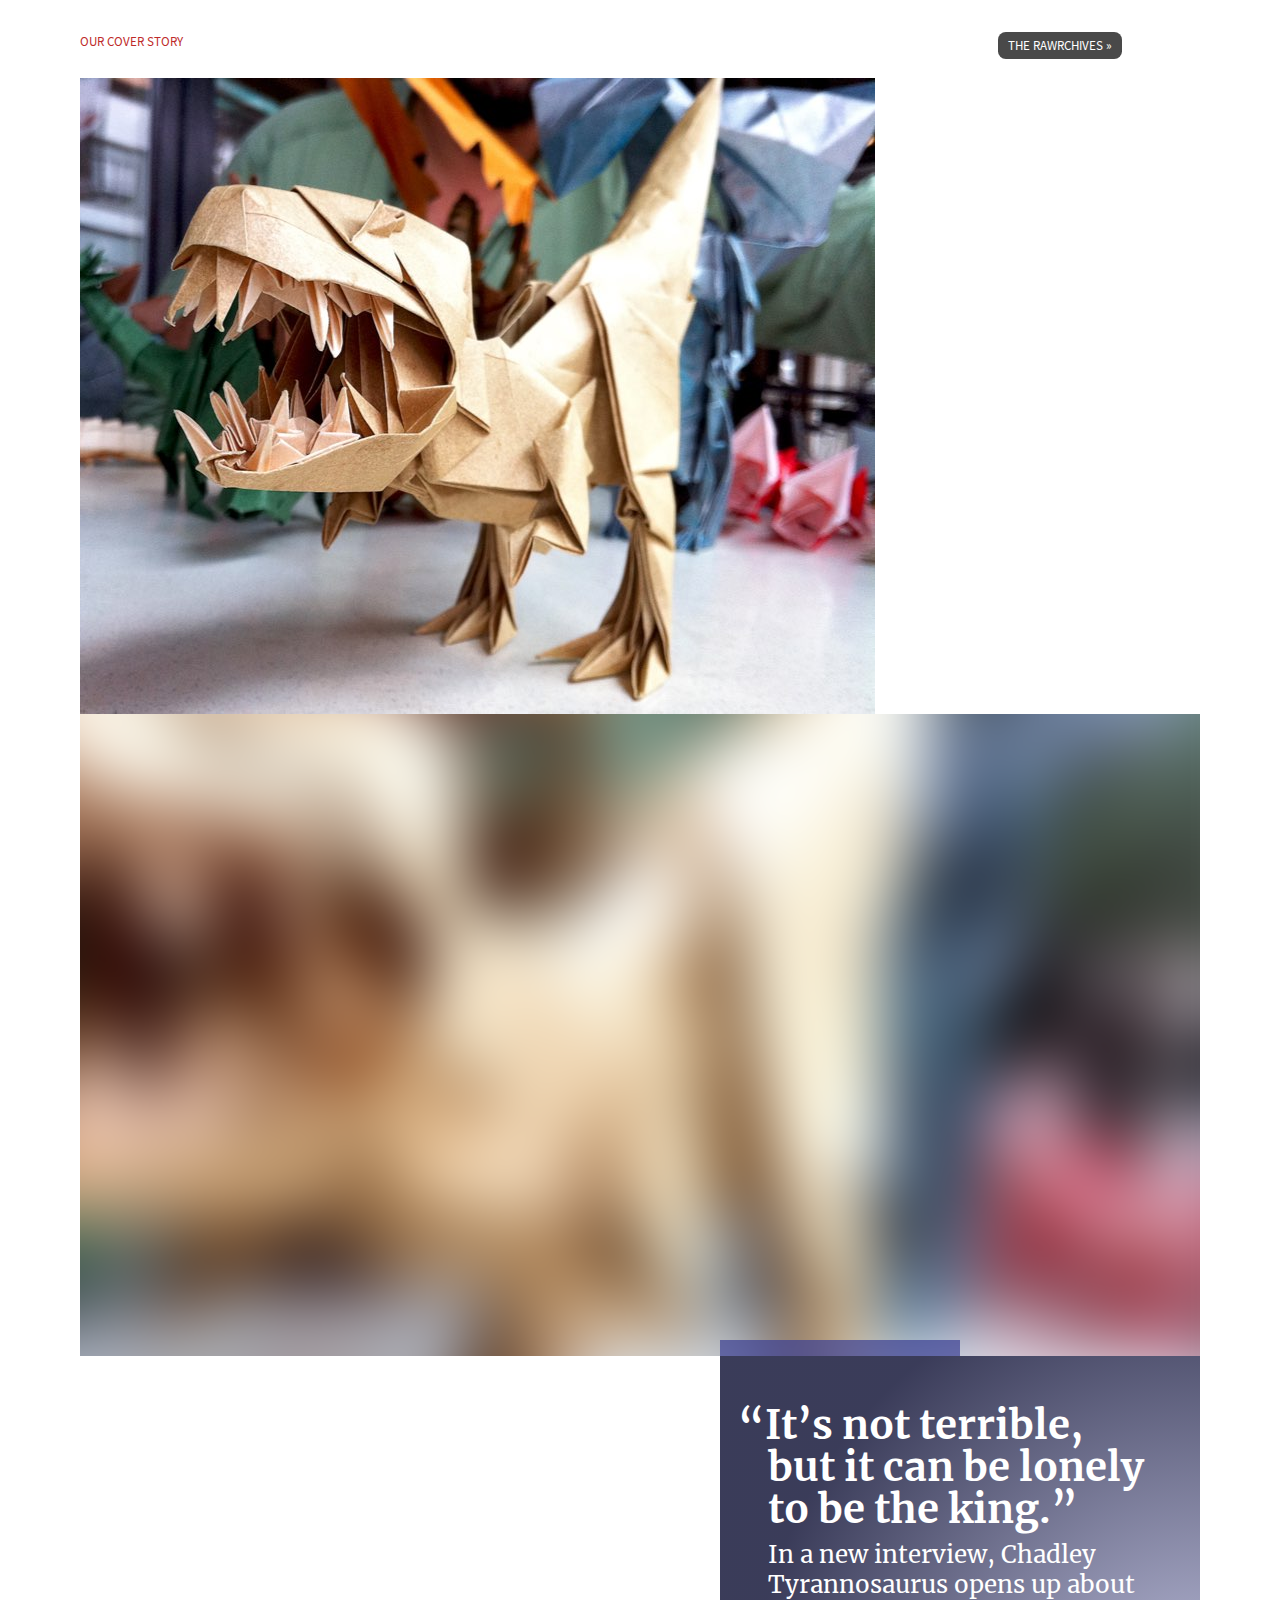
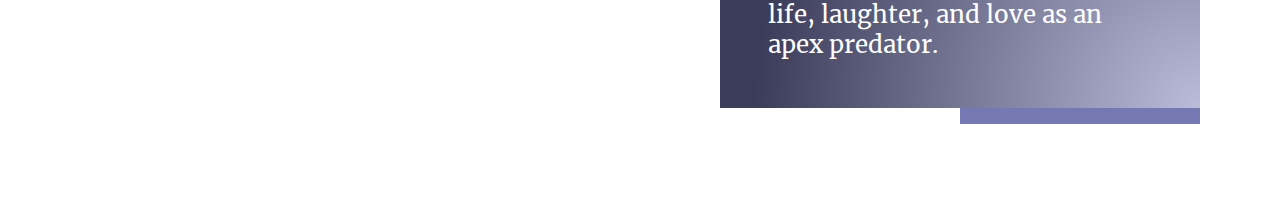
<file: section-cover-story.html>
<!DOCTYPE html>
<html lang="en">
<head>

<meta charset="UTF-8" />

<title>RAWR. A new magazine by, for, and about dinosaurs.</title>

<meta name="viewport" content="width=device-width, initial-scale=1.0" />
<link rel="stylesheet" href="dist/css/main.css" />

</head>

<body>

<main class="site-content" role="main">
    <section>
        <div class="cover-story">
            <header>
                <h2 class="hed hed-section">Our Cover Story</h2>

                <a class="more" href="#">The Rawrchives</a>
            </header>

            <img class="intro-art" src="img/origami.jpg" alt="A dinosaur made out of origami" />
            <div class="intro-blur" role="presentation">
                <img src="img/origami.jpg" alt="" />
            </div>

            <div class="blurb">
                <h2 class="hed hed-blurb"><a href="#"><q>It’s not terrible, but it can be lonely to be the king.</q></a></h2>
                <p>In a new interview, Chadley Tyrannosaurus opens up about life, laughter, and love as an apex predator.</p>
            </div>
        </div><!-- /end .cover-story -->
    </section>
</main>

</body>
</html>
</file>
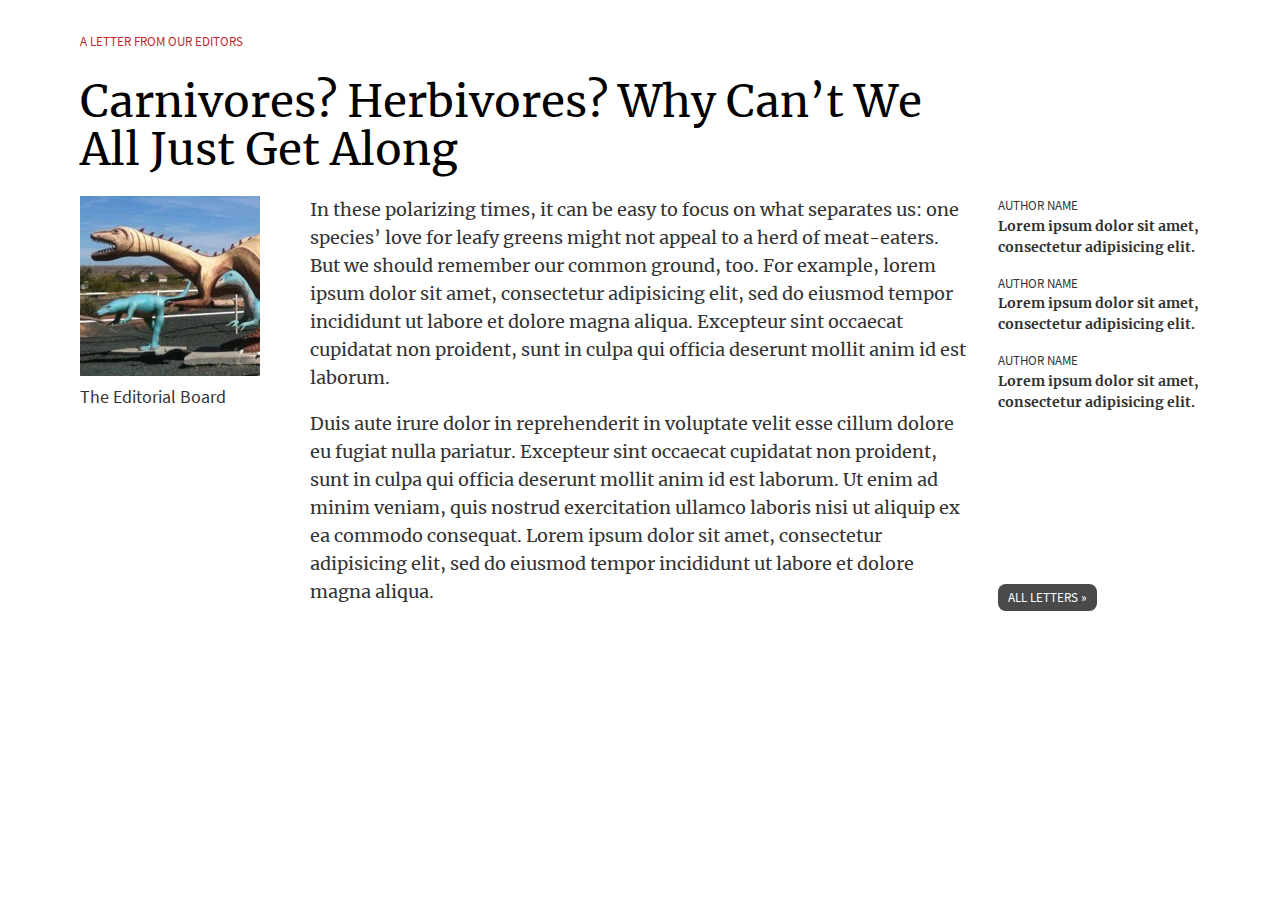
<file: section-letter.html>
<!DOCTYPE html>
<html lang="en">
<head>

<meta charset="UTF-8" />

<title>RAWR. A new magazine by, for, and about dinosaurs.</title>

<meta name="viewport" content="width=device-width, initial-scale=1.0" />
<link rel="stylesheet" href="dist/css/main.css" />

</head>

<body>

<main class="site-content" role="main">
    <section>
        <div class="editor-letter">
            <h2 class="hed hed-section">A Letter From Our Editors</h2>

            <h3 class="hed hed-letter">Carnivores? Herbivores? Why Can’t We All Just Get Along</h3>

            <p class="letter-author">
                <img class="photo" src="img/dinos.jpg" alt="" />
                <cite>The Editorial Board</cite>
            </p>

            <div class="letter-content">
                <p>In these polarizing times, it can be easy to focus on what separates us: one species’ love for leafy greens might not appeal to a herd of meat-eaters. But we should remember our common ground, too. For example, lorem ipsum dolor sit amet, consectetur adipisicing elit, sed do eiusmod tempor incididunt ut labore et dolore magna aliqua. Excepteur sint occaecat cupidatat non proident, sunt in culpa qui officia deserunt mollit anim id est laborum.</p>

                <p>Duis aute irure dolor in reprehenderit in voluptate velit esse cillum dolore eu fugiat nulla pariatur. Excepteur sint occaecat cupidatat non proident, sunt in culpa qui officia deserunt mollit anim id est laborum. Ut enim ad minim veniam, quis nostrud exercitation ullamco laboris nisi ut aliquip ex ea commodo consequat. Lorem ipsum dolor sit amet, consectetur adipisicing elit, sed do eiusmod tempor incididunt ut labore et dolore magna aliqua.</p>
            </div><!-- /end .letter-content -->

            <aside>
                <ol class="teaser-list">
                    <li>
                        <article class="teaser-item">
                            <h3 class="hed"><a href="#">Lorem ipsum dolor sit amet, consectetur adipisicing elit.</a></h3>
                            <p class="meta"><span class="a11y">by</span> Author Name</p>
                        </article>
                    </li>
                    <li>
                        <article class="teaser-item">
                            <h3 class="hed"><a href="#">Lorem ipsum dolor sit amet, consectetur adipisicing elit.</a></h3>
                            <p class="meta"><span class="a11y">by</span> Author Name</p>
                        </article>
                    </li>
                    <li>
                        <article class="teaser-item">
                            <h3 class="hed"><a href="#">Lorem ipsum dolor sit amet, consectetur adipisicing elit.</a></h3>
                            <p class="meta"><span class="a11y">by</span> Author Name</p>
                        </article>
                    </li>
                </ol>

                <a class="more" href="#">All Letters</a>
            </aside>
        </div>
    </section>
</main>

</body>
</html>
</file>
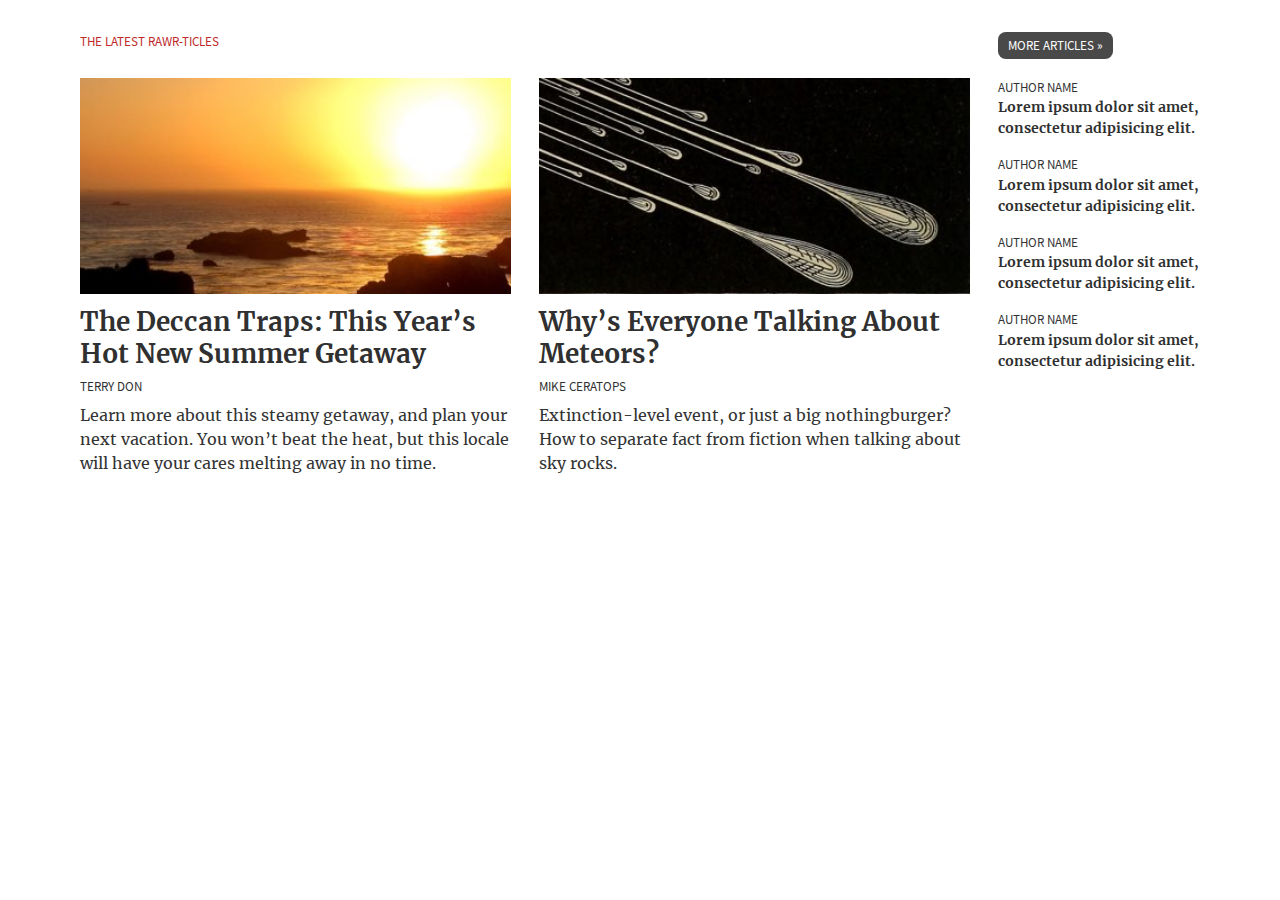
<file: section-recent-articles.html>
<!DOCTYPE html>
<html lang="en">
<head>

<meta charset="UTF-8" />

<title>RAWR. A new magazine by, for, and about dinosaurs.</title>

<meta name="viewport" content="width=device-width, initial-scale=1.0" />
<link rel="stylesheet" href="dist/css/main.css" />

</head>

<body>

<main class="site-content" role="main">
    <section>
        <div class="articles-recent">
            <header>
                <h2 class="hed hed-section">The Latest Rawr-ticles</h2>

                <a class="more" href="#">More Articles</a>
            </header>

            <article class="story story-lead">
                <img class="art" src="img/sunset.jpg" alt="" />
                <h2 class="hed"><a href="#">The Deccan Traps: This Year’s Hot New Summer Getaway</a></h2>
                <p class="meta"><a href="#"><cite>Terry Don</cite></a></p>
                <p>Learn more about this steamy getaway, and plan your next vacation. You won’t beat the heat, but this locale will have your cares melting away in no time.</p>
            </article>

            <article class="story story-alt">
                <img class="art" src="img/meteors.jpg" alt="" />
                <h2 class="hed"><a href="#">Why’s Everyone Talking About Meteors?</a></h2>
                <p class="meta"><a href="#"><cite>Mike Ceratops</cite></a></p>
                <p>Extinction-level event, or just a big nothingburger? How to separate fact from fiction when talking about sky rocks.</p>
            </article>

            <aside>
                <ol class="teaser-list">
                    <li>
                        <article class="teaser-item">
                            <h3 class="hed"><a href="#">Lorem ipsum dolor sit amet, consectetur adipisicing elit.</a></h3>
                            <p class="meta"><span class="a11y">by</span> Author Name</p>
                        </article>
                    </li>
                    <li>
                        <article class="teaser-item">
                            <h3 class="hed"><a href="#">Lorem ipsum dolor sit amet, consectetur adipisicing elit.</a></h3>
                            <p class="meta"><span class="a11y">by</span> Author Name</p>
                        </article>
                    </li>
                    <li>
                        <article class="teaser-item">
                            <h3 class="hed"><a href="#">Lorem ipsum dolor sit amet, consectetur adipisicing elit.</a></h3>
                            <p class="meta"><span class="a11y">by</span> Author Name</p>
                        </article>
                    </li>
                    <li>
                        <article class="teaser-item">
                            <h3 class="hed"><a href="#">Lorem ipsum dolor sit amet, consectetur adipisicing elit.</a></h3>
                            <p class="meta"><span class="a11y">by</span> Author Name</p>
                        </article>
                    </li>
                </ol>
            </aside>
        </div><!-- /end .articles-recent -->
    </section>
</main>

</body>
</html>
</file>
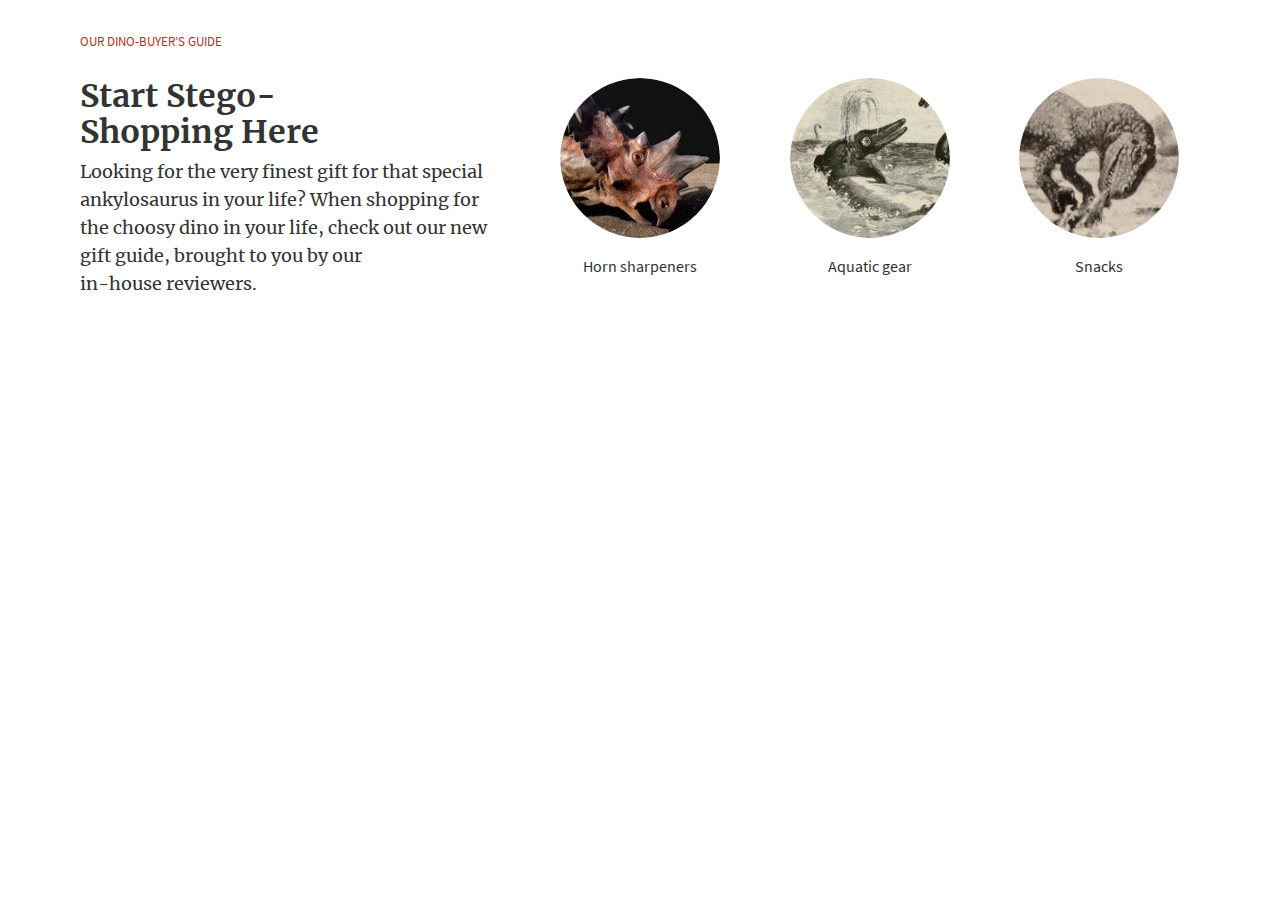
<file: section-reviews.html>
<!DOCTYPE html>
<html lang="en">
<head>

<meta charset="UTF-8" />

<title>RAWR. A new magazine by, for, and about dinosaurs.</title>

<meta name="viewport" content="width=device-width, initial-scale=1.0" />
<link rel="stylesheet" href="dist/css/main.css" />

</head>

<body>

<main class="site-content" role="main">
    <section>
        <div class="reviews-recent">
            <header>
                <h2 class="hed hed-section">Our Dino-Buyer’s Guide</h2>
            </header>

            <div class="review-intro">
                <h2 class="hed hed-reviews">Start Stego-Shopping Here</h2>
                <p>Looking for the very finest gift for that special ankylosaurus in your life? When shopping for the choosy dino in your life, check out our new gift guide, brought to you by our <span class="w">in-house reviewers.</span></p>
            </div><!-- /end .reviews-intro -->

            <a class="review" href="#">
                <img class="art" src="img/horns.jpg" alt="" />
                <cite class="title">Horn sharpeners</cite>
            </a>
            <a class="review" href="#">
                <img class="art" src="img/swimming.jpg" alt="" />
                <cite class="title">Aquatic gear</cite>
            </a>
            <a class="review" href="#">
                <img class="art" src="img/snacks.jpg" alt="" />
                <cite class="title">Snacks</cite>
            </a>
        </div>
    </section>
</main>

</body>
</html>
</file>
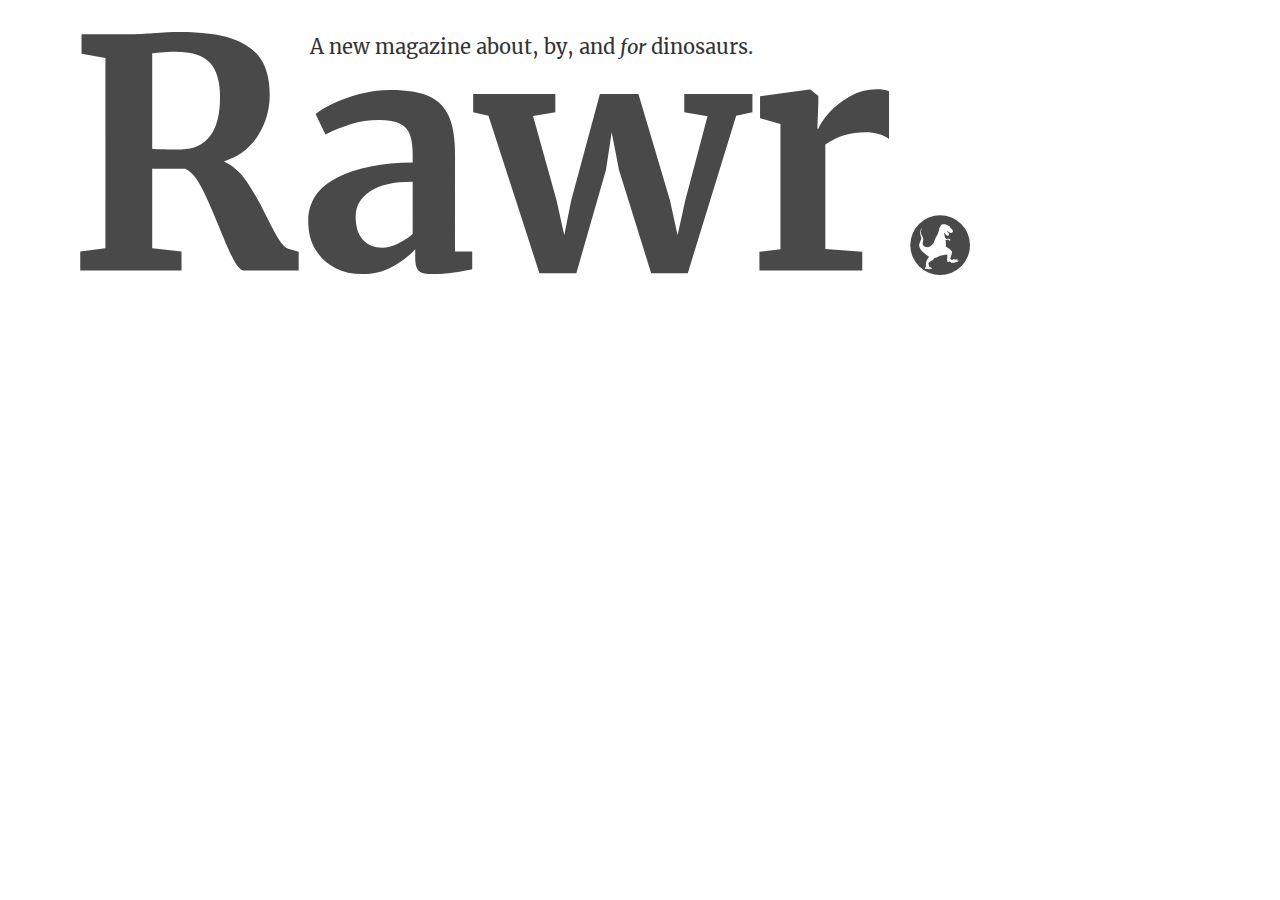
<file: section-splash.html>
<!DOCTYPE html>
<html lang="en">
<head>

<meta charset="UTF-8" />

<title>RAWR. A new magazine by, for, and about dinosaurs.</title>

<meta name="viewport" content="width=device-width, initial-scale=1.0" />
<link rel="stylesheet" href="dist/css/main.css" />

</head>

<body>

<main class="site-content" role="main">
    <section>
        <div class="home-intro">
            <picture>
                <source srcset="img/logo-big.svg" type="image/svg+xml" />
                <img class="site-logo-splash" src="img/logo-big.png" alt="Rawr." />
            </picture>
            <p class="tagline">A new magazine about, by, <span class="w">and <em>for</em> dinosaurs.</span></p>
        </div><!-- /end .home-intro -->
    </section>
</main>

</body>
</html>
</file>
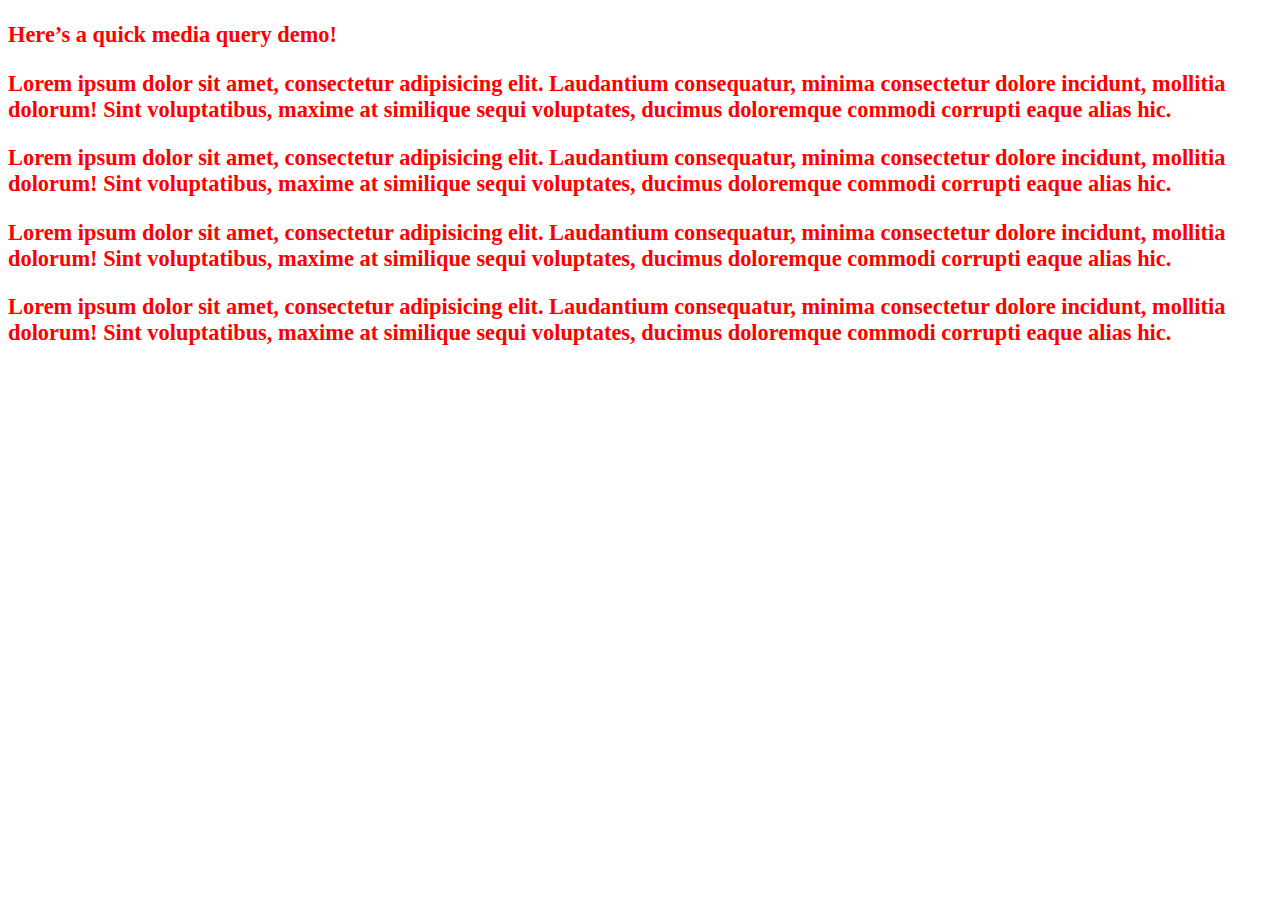
<file: 03-mediaqueries/demo.html>
<!DOCTYPE html>
<html lang="en">
<head>

<meta charset="UTF-8" />

<title>Quick media query demo</title>

<meta name="viewport" content="width=device-width, initial-scale=1.0" />

<style>
body {
   color: #000;
}
@media screen and ( min-width: 500px ) {
    body {
        font-size: 1.4em;
        font-weight: bold;
        color: #F00;
   }
}
</style>

</head>

<body>

<p>Here’s a quick media query demo!</p>

<p>Lorem ipsum dolor sit amet, consectetur adipisicing elit. Laudantium consequatur, minima consectetur dolore incidunt, mollitia dolorum! Sint voluptatibus, maxime at similique sequi voluptates, ducimus doloremque commodi corrupti eaque alias hic.</p>

<p>Lorem ipsum dolor sit amet, consectetur adipisicing elit. Laudantium consequatur, minima consectetur dolore incidunt, mollitia dolorum! Sint voluptatibus, maxime at similique sequi voluptates, ducimus doloremque commodi corrupti eaque alias hic.</p>

<p>Lorem ipsum dolor sit amet, consectetur adipisicing elit. Laudantium consequatur, minima consectetur dolore incidunt, mollitia dolorum! Sint voluptatibus, maxime at similique sequi voluptates, ducimus doloremque commodi corrupti eaque alias hic.</p>

<p>Lorem ipsum dolor sit amet, consectetur adipisicing elit. Laudantium consequatur, minima consectetur dolore incidunt, mollitia dolorum! Sint voluptatibus, maxime at similique sequi voluptates, ducimus doloremque commodi corrupti eaque alias hic.</p>

</body>
</html>
</file>
<file: 01-grids/answer.css>
.articles-recent {
    display: grid;
    grid-template-columns: repeat( 5, 1fr );
    grid-column-gap: 2.5%;
}
.articles-recent header {
    grid-column: 1 / 6;
}
.story-lead {
    grid-column: 1 / 3;
}
.story-alt {
    grid-column-start: 3;
    grid-column-end: 5;
}
.articles-recent aside {
    grid-column-start: 5;
}
.editor-letter {
    display: grid;
    grid-template-columns: repeat( 5, 1fr );
    grid-column-gap: 2.5%;
}
.editor-letter .hed {
    grid-column: 1 / -1;
}
.letter-author {
    grid-column: 1;
}
.letter-content {
    grid-column: 2 / span 3;
}
.editor-letter aside {
    grid-column: 5;
}

/*

Some styles used to power the cover story in the next example

*/
.cover-story header,
.cover-splash {
    display: grid;
    grid-column-gap: 2.5%;
    grid-template-columns: repeat( 5, 1fr );
}
.cover-story .hed-section {
    grid-column: 1 / span 3;
}
.cover-story .more {
    grid-column: 5;
}
.cover-splash > * {
    grid-row: 1;
}
.intro-art {
    grid-column: 1 / 5;
    z-index: 10;
}
.intro-blur {
    display: block;
    grid-column: 1 / -1;
}
.intro-blur img {
    filter: blur( 17px );
    transform: scale( 2 );
}
.blurb {
    align-self: center;
    grid-column: 3 / -1;
    justify-self: end;
    max-width: 24em;
    position: relative;
    z-index: 100;
}
</file>
<file: 03-mediaqueries/answer.css>
img {
  max-width: 100%;
}
main {
  background: url("../img/footprint.svg") no-repeat;
  background-size: 30% auto;
  background-position: 95% 1em;
  background-attachment: fixed;
}

/*

Recent articles

*/
.story .art {
  width: 100%;
}
@media (min-width: 35em) {
  .articles-recent {
    display: grid;
    grid-template-columns: repeat(4, 1fr);
    grid-column-gap: 2%;
  }
  .articles-recent header {
    grid-column: 1 / -1;
  }
  .story {
    grid-column-end: span 2;
  }
}
@media (min-width: 35em) and (max-width: 60em) {
  .articles-recent aside,
  .articles-recent .teaser-list {
    display: contents;
  }
}
@media (min-width: 60em) {
  .articles-recent {
    grid-template-columns: repeat(5, 1fr);
    grid-column-gap: 2.5%;
  }
  .story-lead {
    grid-column: 1 / 3;
  }
  .story-alt {
    grid-column-start: 3;
    grid-column-end: 5;
  }
  .articles-recent aside {
    grid-column-start: 5;
  }
}

/*

Letter to the editor

*/
@media (min-width: 35em) {
  .editor-letter {
    display: grid;
    grid-template-columns: repeat(4, 1fr);
    grid-column-gap: 2%;
  }
  .editor-letter .hed {
    grid-column: 1 / -1;
  }
  .letter-author {
    grid-column: 1;
  }
  .letter-content {
    grid-column: 2 / span 3;
  }
}
@media (min-width: 35em) and (max-width: 60em) {
  .editor-letter aside,
  .editor-letter .teaser-list {
    display: contents;
  }
}
@media (min-width: 60em) {
  .editor-letter {
    display: grid;
    grid-template-columns: repeat(5, 1fr);
    grid-column-gap: 2.5%;
  }
  .editor-letter aside {
    grid-column: 5;
  }
}

/*

Cover Story

*/
.intro-blur {
  display: none;
}
.intro-blur img {
  filter: blur(17px);
  transform: scale(2);
}
@media (min-width: 60em) {
  .cover-story header,
  .cover-splash {
    display: grid;
    grid-column-gap: 2.5%;
    grid-template-columns: repeat(5, 1fr);
  }
  .cover-story .hed-section {
    grid-column: 1 / span 3;
  }
  .cover-story .more {
    grid-column: 5;
  }
  .cover-splash > * {
    grid-row: 1;
  }
  .intro-art {
    grid-column: 1 / 5;
    height: 100%;
    object-fit: cover;
    z-index: 10;
  }
  .intro-blur {
    display: block;
    grid-column: 1 / -1;
  }
  .blurb {
    align-self: center;
    grid-column: 3 / -1;
    justify-self: end;
    max-width: 24em;
    position: relative;
    z-index: 100;
  }
}
</file>
<file: dist/css/main.css>
@charset "UTF-8";
/*! normalize.css v2.1.2 | MIT License | git.io/normalize */
/* ==========================================================================
   HTML5 display definitions
   ========================================================================== */
/**
 * Correct `block` display not defined in IE 8/9.
 */
article,
aside,
details,
figcaption,
figure,
footer,
header,
hgroup,
main,
nav,
section,
summary {
  display: block; }

/**
 * Correct `inline-block` display not defined in IE 8/9.
 */
audio,
canvas,
video {
  display: inline-block; }

/**
 * Prevent modern browsers from displaying `audio` without controls.
 * Remove excess height in iOS 5 devices.
 */
audio:not([controls]) {
  display: none;
  height: 0; }

/**
 * Address `[hidden]` styling not present in IE 8/9.
 * Hide the `template` element in IE, Safari, and Firefox < 22.
 */
[hidden],
template {
  display: none; }

/* ==========================================================================
   Base
   ========================================================================== */
/**
 * 1. Set default font family to sans-serif.
 * 2. Prevent iOS text size adjust after orientation change, without disabling
 *    user zoom.
 */
html {
  font-family: sans-serif;
  /* 1 */
  -ms-text-size-adjust: 100%;
  /* 2 */
  -webkit-text-size-adjust: 100%;
  /* 2 */ }

/**
 * Remove default margin.
 */
body {
  margin: 0; }

/* ==========================================================================
   Links
   ========================================================================== */
/**
 * Remove the gray background color from active links in IE 10.
 */
a {
  background: transparent; }

/**
 * Address `outline` inconsistency between Chrome and other browsers.
 */
a:focus {
  outline: thin dotted; }

/**
 * Improve readability when focused and also mouse hovered in all browsers.
 */
a:active,
a:hover {
  outline: 0; }

/* ==========================================================================
   Typography
   ========================================================================== */
/**
 * Address variable `h1` font-size and margin within `section` and `article`
 * contexts in Firefox 4+, Safari 5, and Chrome.
 */
h1 {
  font-size: 2em;
  margin: 0.67em 0; }

/**
 * Address styling not present in IE 8/9, Safari 5, and Chrome.
 */
abbr[title] {
  border-bottom: 1px dotted; }

/**
 * Address style set to `bolder` in Firefox 4+, Safari 5, and Chrome.
 */
b,
strong {
  font-weight: bold; }

/**
 * Address styling not present in Safari 5 and Chrome.
 */
dfn {
  font-style: italic; }

/**
 * Address differences between Firefox and other browsers.
 */
hr {
  -moz-box-sizing: content-box;
  box-sizing: content-box;
  height: 0; }

/**
 * Address styling not present in IE 8/9.
 */
mark {
  background: #ff0;
  color: #000; }

/**
 * Correct font family set oddly in Safari 5 and Chrome.
 */
code,
kbd,
pre,
samp {
  font-family: monospace, serif;
  font-size: 1em; }

/**
 * Improve readability of pre-formatted text in all browsers.
 */
pre {
  white-space: pre-wrap; }

/**
 * Set consistent quote types.
 */
q {
  quotes: "\201C" "\201D" "\2018" "\2019"; }

/**
 * Address inconsistent and variable font size in all browsers.
 */
small {
  font-size: 80%; }

/**
 * Prevent `sub` and `sup` affecting `line-height` in all browsers.
 */
sub,
sup {
  font-size: 75%;
  line-height: 0;
  position: relative;
  vertical-align: baseline; }

sup {
  top: -0.5em; }

sub {
  bottom: -0.25em; }

/* ==========================================================================
   Embedded content
   ========================================================================== */
/**
 * Remove border when inside `a` element in IE 8/9.
 */
img {
  border: 0; }

/**
 * Correct overflow displayed oddly in IE 9.
 */
svg:not(:root) {
  overflow: hidden; }

/* ==========================================================================
   Figures
   ========================================================================== */
/**
 * Address margin not present in IE 8/9 and Safari 5.
 */
figure {
  margin: 0; }

/* ==========================================================================
   Forms
   ========================================================================== */
/**
 * Define consistent border, margin, and padding.
 */
fieldset {
  border: 1px solid #c0c0c0;
  margin: 0 2px;
  padding: 0.35em 0.625em 0.75em; }

/**
 * 1. Correct `color` not being inherited in IE 8/9.
 * 2. Remove padding so people aren't caught out if they zero out fieldsets.
 */
legend {
  border: 0;
  /* 1 */
  padding: 0;
  /* 2 */ }

/**
 * 1. Correct font family not being inherited in all browsers.
 * 2. Correct font size not being inherited in all browsers.
 * 3. Address margins set differently in Firefox 4+, Safari 5, and Chrome.
 */
button,
input,
select,
textarea {
  font-family: inherit;
  /* 1 */
  font-size: 100%;
  /* 2 */
  margin: 0;
  /* 3 */ }

/**
 * Address Firefox 4+ setting `line-height` on `input` using `!important` in
 * the UA stylesheet.
 */
button,
input {
  line-height: normal; }

/**
 * Address inconsistent `text-transform` inheritance for `button` and `select`.
 * All other form control elements do not inherit `text-transform` values.
 * Correct `button` style inheritance in Chrome, Safari 5+, and IE 8+.
 * Correct `select` style inheritance in Firefox 4+ and Opera.
 */
button,
select {
  text-transform: none; }

/**
 * 1. Avoid the WebKit bug in Android 4.0.* where (2) destroys native `audio`
 *    and `video` controls.
 * 2. Correct inability to style clickable `input` types in iOS.
 * 3. Improve usability and consistency of cursor style between image-type
 *    `input` and others.
 */
button,
html input[type="button"],
input[type="reset"],
input[type="submit"] {
  -webkit-appearance: button;
  /* 2 */
  cursor: pointer;
  /* 3 */ }

/**
 * Re-set default cursor for disabled elements.
 */
button[disabled],
html input[disabled] {
  cursor: default; }

/**
 * 1. Address box sizing set to `content-box` in IE 8/9.
 * 2. Remove excess padding in IE 8/9.
 */
input[type="checkbox"],
input[type="radio"] {
  box-sizing: border-box;
  /* 1 */
  padding: 0;
  /* 2 */ }

/**
 * 1. Address `appearance` set to `searchfield` in Safari 5 and Chrome.
 * 2. Address `box-sizing` set to `border-box` in Safari 5 and Chrome
 *    (include `-moz` to future-proof).
 */
input[type="search"] {
  -webkit-appearance: textfield;
  /* 1 */
  -moz-box-sizing: content-box;
  -webkit-box-sizing: content-box;
  /* 2 */
  box-sizing: content-box; }

/**
 * Remove inner padding and search cancel button in Safari 5 and Chrome
 * on OS X.
 */
input[type="search"]::-webkit-search-cancel-button,
input[type="search"]::-webkit-search-decoration {
  -webkit-appearance: none; }

/**
 * Remove inner padding and border in Firefox 4+.
 */
button::-moz-focus-inner,
input::-moz-focus-inner {
  border: 0;
  padding: 0; }

/**
 * 1. Remove default vertical scrollbar in IE 8/9.
 * 2. Improve readability and alignment in all browsers.
 */
textarea {
  overflow: auto;
  /* 1 */
  vertical-align: top;
  /* 2 */ }

/* ==========================================================================
   Tables
   ========================================================================== */
/**
 * Remove most spacing between table cells.
 */
table {
  border-collapse: collapse;
  border-spacing: 0; }

@font-face {
  font-display: swap;
  font-family: "Merriweather";
  font-style: normal;
  font-weight: 400;
  src: local("Merriweather Regular"), local("Merriweather-Regular"), url("../type/merriweather-regular.woff2") format("woff2"), url("../type/merriweather-regular.woff") format("woff"); }

@font-face {
  font-display: swap;
  font-family: "Merriweather";
  font-style: italic;
  font-weight: 400;
  src: local("Merriweather Italic"), local("Merriweather-Italic"), url("../type/merriweather-italic.woff2") format("woff2"), url("../type/merriweather-italic.woff") format("woff"); }

@font-face {
  font-display: swap;
  font-family: "Merriweather";
  font-style: normal;
  font-weight: 700;
  src: local("Merriweather Bold"), local("Merriweather-Bold"), url("../type/merriweather-700.woff2") format("woff2"), url("../type/merriweather-700.woff") format("woff"); }

/* source-sans-pro-regular - latin */
@font-face {
  font-display: swap;
  font-family: "Source Sans Pro";
  font-style: normal;
  font-weight: 400;
  src: local("Source Sans Pro Regular"), local("SourceSansPro-Regular"), url("../type/source-sans-pro-regular.woff2") format("woff2"), url("../type/source-sans-pro-regular.woff") format("woff"); }

* {
  margin-top: 0; }

body {
  background: #FFF;
  color: #333;
  font: normal 1em/1.5 "Merriweather", serif;
  margin: 0 auto;
  max-width: 30em; }

@supports (display: grid) {
  body {
    margin: 0;
    max-width: inherit; } }

.a11y {
  border: none;
  display: block;
  height: 0;
  overflow: hidden;
  position: absolute;
  width: 0; }

cite {
  font-style: normal; }

.w {
  white-space: nowrap; }

a {
  color: #303030;
  text-decoration: none;
  transition: color 0.2s; }

a:hover,
a:focus {
  color: #666;
  text-decoration: underline; }

picture {
  display: contents; }

.meta,
.more,
.hed-section {
  font-family: "Source Sans Pro", sans-serif;
  font-weight: normal;
  font-size: 0.8125em;
  /* 13/16 */
  text-transform: uppercase; }

.hed {
  margin-top: 0; }

.hed-section {
  color: #BE2A2A;
  margin-bottom: 2em; }

.more {
  align-self: start;
  background-color: #494949;
  border-radius: 0.6em;
  color: #FFF;
  display: inline-block;
  justify-self: start;
  margin-bottom: 1em;
  padding: 0.3em 0.75em;
  transition: background-color 0.15s; }

.more:hover,
.more:focus {
  background-color: #BE2A2A;
  color: #FFF;
  text-decoration: none; }

.more:after {
  content: " »"; }

/*

Content

*/
.has-bg main {
  background: url("../img/footprint.svg") no-repeat fixed 95% 1em/30% auto; }

@supports (display: grid) {
  main {
    padding-top: 2em;
    display: grid;
    grid-template-columns: minmax(1em, 1fr) [main-start] minmax(auto, 70em) [main-end] minmax(1em, 1fr); }
  .pg-full main > :first-child {
    margin-top: 2em; }
  main > section {
    grid-column: main;
    margin-bottom: 4em;
    margin-bottom: calc( 4em + 2vw); } }

/*

Recent articles

*/
.story {
  margin-bottom: 3.5em; }

.story .art {
  display: block;
  margin-bottom: 0.5em; }

.story .hed {
  font-size: 1.625em;
  /* 26 / 16 */
  line-height: 1.25;
  margin-bottom: 0; }

.story p {
  margin: 0; }

.story .meta {
  margin: 0.5em 0; }

.teaser-list,
.teaser-list li {
  margin: 0;
  padding: 0; }

.teaser-list li {
  list-style: none;
  margin-bottom: 1em; }

.teaser-item {
  display: flex;
  flex-direction: column-reverse; }

.teaser-item .hed {
  font-size: 0.875em;
  margin: 0; }

.teaser-item .meta {
  margin: 0; }

/*

Letter to the editor

*/
.hed-letter {
  color: #000;
  font-size: 2.75em;
  /* 44 / 16 */
  font-weight: normal;
  line-height: 1.1;
  margin-bottom: 0.5em; }

.letter-author {
  font-family: "Source Sans Pro", sans-serif;
  font-size: 1.125em;
  /* 18/16 */ }

.letter-author .photo {
  display: block;
  margin-bottom: 0.5em; }

.letter-content {
  font-size: 1.125em;
  /* 18/16 */
  line-height: 1.55555555555555555555;
  /* 28/18 */ }

/*

Cover story

*/
.blurb,
.blurb:before,
.blurb:after {
  background-color: #3B3E93;
  background-color: rgba(59, 62, 147, 0.7); }

.blurb {
  background-color: #3B3E93;
  background-color: rgba(59, 62, 147, 0.7);
  background-image: radial-gradient(circle at 100% 100%, rgba(255, 255, 255, 0.5), rgba(0, 0, 0, 0.5) 75%);
  color: #FFF;
  padding: 3em;
  position: relative;
  z-index: 100; }

.blurb:before,
.blurb:after {
  content: "";
  height: 1em;
  position: absolute;
  width: 50%; }

.blurb:before {
  left: 0;
  top: -1em; }

.blurb:after {
  right: 0;
  bottom: -1em; }

.blurb a {
  color: inherit; }

.blurb q:before,
.blurb q:after {
  display: inline-block;
  text-decoration: none;
  text-indent: 0; }

.blurb .hed {
  font-size: 2.5em;
  /* 40/16 */
  line-height: 1.05;
  /* 42/40 */
  margin: 0 0 0.25em;
  text-indent: -0.75em; }

.blurb p {
  font-size: 1.5em;
  /* 24/16 */
  line-height: 1.25;
  /* 30/24 */
  margin: 0; }

.intro-art {
  display: block; }

.intro-blur {
  display: none;
  overflow: hidden;
  z-index: 1; }

.intro-blur img {
  filter: blur(17px);
  transform: scale(2); }

img {
  max-width: 100%; }

.site-mast {
  display: grid;
  font-family: "Source Sans Pro", sans-serif;
  padding: 1em; }

.site-header {
  background-color: #292929;
  grid-column: content;
  margin-bottom: 2em; }

@supports (display: grid) {
  .site-mast {
    background-color: #292929;
    margin-bottom: 0;
    padding: 0;
    grid-template-columns: minmax(1rem, 1fr) [content-start] minmax(auto, 70em) [content-end] minmax(1rem, 1fr); }
  .site-header {
    background: none;
    grid-column: content;
    margin-bottom: 0; } }

.nav-site-list {
  list-style: none;
  margin: 0;
  padding: 0; }

.site-logo {
  display: block;
  max-width: 42px;
  max-height: 42px; }

.hed-site-logo {
  align-self: center;
  flex: 1;
  margin: 0; }

.site-logo-link {
  display: block;
  padding: 0.25em 0; }

.nav-site {
  align-self: center;
  justify-self: end; }

.nav-item {
  display: inline-block;
  overflow: hidden; }

.nav-item a {
  color: #FFF;
  display: block;
  font-size: 0.8125em;
  /* 13 / 16 */
  font-weight: 700;
  letter-spacing: 0.1em;
  padding: 1em 1em 1em 0;
  text-decoration: none;
  text-transform: uppercase;
  transition: color 0.15s ease-in-out, transform 0.15s ease-in-out;
  transform-origin: 0 50%; }

@supports (display: grid) {
  .nav-item {
    display: block; }
  .nav-item a {
    padding: 1em 0; } }

.nav-item a:hover,
.nav-item a:focus {
  text-decoration: none;
  transform: scale(1.1); }

.enhanced .nav-site-list {
  max-height: 0;
  overflow: hidden;
  transition: max-height 0.3s ease-in; }

.is-expanded .nav-site-list {
  max-height: 40em; }

.nav--toggle {
  -webkit-appearance: none;
  appearance: none;
  background: url("../img/close.svg") no-repeat 50% 50%/20px auto;
  border: none;
  height: 30px;
  position: absolute;
  right: 1em;
  text-indent: -1000em;
  top: 1em;
  width: 30px;
  z-index: 10; }

.is-collapsed .nav--toggle {
  background-image: url("../img/menu.svg"); }

@supports (display: grid) {
  @media (min-width: 40em) {
    .nav--toggle {
      display: none; }
    .is-collapsed .nav-site-list {
      max-height: inherit; }
    .nav-site-list {
      display: flex;
      flex-wrap: wrap; }
    .nav-site a {
      padding: 1em 1.5em 1em 0; } }
  @media (min-width: 50em) {
    .site-header {
      display: flex;
      flex-wrap: wrap; }
    .nav-site a {
      padding: 1em 1.5em; } } }

@supports (position: fixed) {
  @media (min-width: 40em) {
    .site-mast {
      left: 0;
      position: fixed;
      right: 0;
      top: 0;
      z-index: 1000; } }
  @media (min-width: 60em) {
    .site-mast {
      background-color: #494949;
      background-color: rgba(73, 73, 73, 0.95);
      background-image: linear-gradient(70deg, rgba(0, 0, 0, 0.5) 30%, rgba(0, 0, 0, 0) 30%); }
    .nav-site a {
      transform-origin: 50% 50%; } }
  @media (min-width: 70em) and (min-height: 50em) {
    body.pg-full {
      display: grid;
      grid-template-columns: minmax(20%, 18em) 1fr; }
    .pg-full .site-mast {
      grid-column: 1;
      background-image: linear-gradient(160deg, rgba(0, 0, 0, 0.5) 30%, rgba(0, 0, 0, 0) 30%); }
    .pg-full main,
    .pg-full footer {
      grid-column: 2; }
    /*
        
        Header alignment
        
        */
    .pg-full .site-mast {
      bottom: 0;
      left: 0;
      max-width: 17em;
      position: fixed;
      right: inherit;
      top: 0;
      width: inherit; }
    .pg-full .site-header {
      flex-wrap: nowrap;
      flex-direction: column; }
    .pg-full .hed-site-logo {
      align-self: initial;
      margin-top: 2em;
      flex: initial;
      justify-self: flex-start; }
    .pg-full .site-logo {
      margin: 0 auto;
      max-width: 72px; }
    .pg-full .nav-site {
      margin: auto 0; }
    .pg-full .nav-site-list {
      display: block;
      text-align: center; } }
  @media (min-width: 40em) {
    .pg-full main {
      padding-top: calc( 3vw + 6em); } }
  @media (min-width: 70em) and (min-height: 50em) {
    .pg-full main {
      background-position: 100% -5em;
      padding-top: 5em; } } }

/*

Intro section

*/
@media (min-width: 40em) {
  .home-intro {
    display: grid;
    grid-template-columns: repeat(5, 18%);
    grid-template-rows: min-content 1fr;
    grid-column-gap: 2.5%; }
  .tagline {
    align-self: start;
    font-size: 1em;
    grid-column: 2 / 6;
    grid-row: 1;
    margin: 0;
    z-index: 1; }
  .site-logo-splash {
    grid-column: 1 / span 4;
    grid-row: 1 / 2; } }

@media (min-width: 60em) {
  .tagline {
    font-size: 1.25em; } }

/*

Recent articles

*/
.articles-recent header {
  display: flex;
  justify-content: space-between; }

.articles-recent .more {
  margin-top: -0.3em; }

@media (min-width: 40em) {
  .articles-recent {
    display: grid;
    grid-column-gap: 2%;
    grid-template-columns: [content-start] repeat(4, minmax(1em, 1fr)) [content-end];
    grid-template-areas: "title title title more" "story-lead story-lead story-alt story-alt" "extra extra extra extra"; }
  .articles-recent header {
    display: contents; }
  .articles-recent .more {
    grid-area: more;
    margin-top: 0; } }

@media (min-width: 60em) {
  .articles-recent {
    grid-template-columns: [content-start] repeat(5, minmax(1em, 1fr)) [content-end];
    grid-column-gap: 2.5%;
    grid-template-areas: "title title title title more" "story-lead story-lead story-alt story-alt extra"; } }

@media (min-width: 40em) {
  .story {
    margin-bottom: 1.5em; }
  .story .art {
    margin-bottom: 0.75em; } }

.story-lead {
  grid-area: story-lead; }

.story-alt {
  grid-area: story-alt; }

.articles-recent aside {
  grid-area: extra; }

.story .art {
  width: 100%; }

@media (min-width: 30em) {
  .teaser-list {
    display: flex;
    flex-wrap: wrap;
    justify-content: space-between; }
  .teaser-list li {
    flex: 1 0 8em;
    margin-right: 2.5%; }
  .teaser-list li:last-child {
    margin-right: 0; } }

@media (min-width: 70em) {
  .teaser-list li {
    margin-right: 0; } }

/*

Cover story

*/
.intro-blur {
  display: none; }

.blurb {
  padding: 1.5em; }

.blurb .hed {
  font-size: 1.5em;
  /* 40/16 */ }

.blurb p {
  font-size: 1.25em;
  /* 20/16 */ }

@media (min-width: 30em) {
  .blurb {
    padding: 2em; }
  .blurb .hed {
    font-size: 2em;
    /* 40/16 */ } }

@media (min-width: 40em) {
  .blurb {
    padding: 3em; }
  .blurb .hed {
    font-size: 2.5em;
    /* 40/16 */ }
  .blurb p {
    font-size: 1.5em;
    /* 24/16 */ } }

@media (min-width: 50em) {
  .cover-story header,
  .cover-splash {
    display: grid;
    grid-column-gap: 2.5%;
    grid-template-columns: [content-start] repeat(5, minmax(1em, 1fr)) [content-end]; }
  .cover-story .hed-section {
    grid-column: 1 / span 3; }
  .cover-story .more {
    grid-column: 5; }
  .intro-art,
  .intro-blur,
  .blurb {
    grid-row: 1; }
  @supports (display: grid) {
    .intro-blur {
      display: block;
      grid-column: 1 / -1; } }
  .intro-art {
    height: 100%;
    grid-column: 1 / span 4;
    object-fit: cover;
    z-index: 10; }
  .blurb {
    align-self: center;
    grid-column: 3 / -1;
    justify-self: end;
    max-width: 24em;
    position: relative;
    z-index: 100; }
  .blurb .hed,
  .blurb p {
    max-width: inherit; } }

/*

Reviews

*/
.hed-reviews {
  font-size: 2em;
  /* 32/16 */
  line-height: 1.125;
  /* 36/32 */
  margin-bottom: 0.25em; }

.review-intro p {
  font-size: 1.125em;
  /* 18 / 16 */
  line-height: 1.55555555555555555555;
  /* 28/18 */ }

.review {
  display: block;
  font-family: "Source Sans Pro", sans-serif;
  font-size: 1em;
  grid-column-end: span 1;
  margin-bottom: 1em;
  text-align: center; }

.review .art {
  display: block;
  border-radius: 50%;
  max-width: 10em;
  margin: 0 auto 1em;
  width: 100%; }

@media (min-width: 40em) {
  .reviews-recent {
    display: flex;
    flex-wrap: wrap; }
  .review-intro {
    flex: 1 0 100%; }
  .review {
    flex: 1 0 30%; } }

@media (min-width: 50em) {
  .reviews-recent {
    display: grid;
    grid-column-gap: 2.5%;
    grid-template-columns: [content-start] repeat(5, minmax(1em, 1fr)) [content-end]; }
  .reviews-recent .hed-section {
    grid-column: 1 / -1;
    grid-row: 1; }
  .review-intro {
    grid-column: 1 / span 2; } }

/*

Letter to the editor

*/
.editor-letter .hed-section {
  grid-column: 1 / -1;
  grid-row: 1; }

.hed-letter {
  font-size: 1.75em;
  /* 28 / 16 */
  grid-column: 1 / span 4; }

.letter-author {
  grid-column: 1;
  line-height: 1.3; }

.letter-author .photo {
  max-width: 100%; }

.letter-content {
  grid-column: 2 / span 3; }

.editor-letter .teaser-list {
  flex: 1 1 75%;
  justify-content: normal; }

.editor-letter .teaser-list li {
  margin-right: 0;
  flex: 0 0 30%; }

@media (min-width: 40em) {
  .editor-letter {
    display: grid;
    grid-column-gap: 2%;
    grid-template-columns: [content-start] repeat(4, minmax(1em, 1fr)) [content-end]; }
  .hed-letter {
    font-size: 2.75em;
    /* 44 / 16 */ }
  .editor-letter aside {
    display: flex;
    grid-column: 1 / span 4;
    justify-content: space-between; } }

@media (min-width: 60em) {
  .editor-letter {
    grid-column-gap: 2.5%;
    grid-template-columns: [content-start] repeat(5, minmax(1em, 1fr)) [content-end]; }
  .editor-letter aside {
    flex-direction: column;
    grid-column: 5;
    grid-row: 3; }
  .editor-letter .teaser-list {
    display: block; }
  .editor-letter .more {
    justify-self: flex-end;
    margin-top: auto; } }

/*

Footer

*/
footer {
  background: #F1F1F1;
  display: grid;
  font-family: "Source Sans Pro", sans-serif;
  grid-template-columns: minmax(1em, 1fr) [main-start] minmax(auto, 70em) [main-end] minmax(1em, 1fr);
  padding: 2em 0; }

footer > * {
  max-width: 36em; }

@media (min-width: 70em) and (min-height: 50em) {
  footer {
    background: none;
    border-top: 1px solid #9A9A9A; } }

.site-footer {
  grid-column: main; }

footer a {
  text-decoration: underline; }

footer a:focus,
footer a:hover {
  text-decoration: none; }

.copyright {
  margin: 4em 0 0; }
</file>
<file: dist/css/shared.css>
@charset "UTF-8";
/*! normalize.css v2.1.2 | MIT License | git.io/normalize */
/* ==========================================================================
   HTML5 display definitions
   ========================================================================== */
/**
 * Correct `block` display not defined in IE 8/9.
 */
article,
aside,
details,
figcaption,
figure,
footer,
header,
hgroup,
main,
nav,
section,
summary {
  display: block; }

/**
 * Correct `inline-block` display not defined in IE 8/9.
 */
audio,
canvas,
video {
  display: inline-block; }

/**
 * Prevent modern browsers from displaying `audio` without controls.
 * Remove excess height in iOS 5 devices.
 */
audio:not([controls]) {
  display: none;
  height: 0; }

/**
 * Address `[hidden]` styling not present in IE 8/9.
 * Hide the `template` element in IE, Safari, and Firefox < 22.
 */
[hidden],
template {
  display: none; }

/* ==========================================================================
   Base
   ========================================================================== */
/**
 * 1. Set default font family to sans-serif.
 * 2. Prevent iOS text size adjust after orientation change, without disabling
 *    user zoom.
 */
html {
  font-family: sans-serif;
  /* 1 */
  -ms-text-size-adjust: 100%;
  /* 2 */
  -webkit-text-size-adjust: 100%;
  /* 2 */ }

/**
 * Remove default margin.
 */
body {
  margin: 0; }

/* ==========================================================================
   Links
   ========================================================================== */
/**
 * Remove the gray background color from active links in IE 10.
 */
a {
  background: transparent; }

/**
 * Address `outline` inconsistency between Chrome and other browsers.
 */
a:focus {
  outline: thin dotted; }

/**
 * Improve readability when focused and also mouse hovered in all browsers.
 */
a:active,
a:hover {
  outline: 0; }

/* ==========================================================================
   Typography
   ========================================================================== */
/**
 * Address variable `h1` font-size and margin within `section` and `article`
 * contexts in Firefox 4+, Safari 5, and Chrome.
 */
h1 {
  font-size: 2em;
  margin: 0.67em 0; }

/**
 * Address styling not present in IE 8/9, Safari 5, and Chrome.
 */
abbr[title] {
  border-bottom: 1px dotted; }

/**
 * Address style set to `bolder` in Firefox 4+, Safari 5, and Chrome.
 */
b,
strong {
  font-weight: bold; }

/**
 * Address styling not present in Safari 5 and Chrome.
 */
dfn {
  font-style: italic; }

/**
 * Address differences between Firefox and other browsers.
 */
hr {
  -moz-box-sizing: content-box;
  box-sizing: content-box;
  height: 0; }

/**
 * Address styling not present in IE 8/9.
 */
mark {
  background: #ff0;
  color: #000; }

/**
 * Correct font family set oddly in Safari 5 and Chrome.
 */
code,
kbd,
pre,
samp {
  font-family: monospace, serif;
  font-size: 1em; }

/**
 * Improve readability of pre-formatted text in all browsers.
 */
pre {
  white-space: pre-wrap; }

/**
 * Set consistent quote types.
 */
q {
  quotes: "\201C" "\201D" "\2018" "\2019"; }

/**
 * Address inconsistent and variable font size in all browsers.
 */
small {
  font-size: 80%; }

/**
 * Prevent `sub` and `sup` affecting `line-height` in all browsers.
 */
sub,
sup {
  font-size: 75%;
  line-height: 0;
  position: relative;
  vertical-align: baseline; }

sup {
  top: -0.5em; }

sub {
  bottom: -0.25em; }

/* ==========================================================================
   Embedded content
   ========================================================================== */
/**
 * Remove border when inside `a` element in IE 8/9.
 */
img {
  border: 0; }

/**
 * Correct overflow displayed oddly in IE 9.
 */
svg:not(:root) {
  overflow: hidden; }

/* ==========================================================================
   Figures
   ========================================================================== */
/**
 * Address margin not present in IE 8/9 and Safari 5.
 */
figure {
  margin: 0; }

/* ==========================================================================
   Forms
   ========================================================================== */
/**
 * Define consistent border, margin, and padding.
 */
fieldset {
  border: 1px solid #c0c0c0;
  margin: 0 2px;
  padding: 0.35em 0.625em 0.75em; }

/**
 * 1. Correct `color` not being inherited in IE 8/9.
 * 2. Remove padding so people aren't caught out if they zero out fieldsets.
 */
legend {
  border: 0;
  /* 1 */
  padding: 0;
  /* 2 */ }

/**
 * 1. Correct font family not being inherited in all browsers.
 * 2. Correct font size not being inherited in all browsers.
 * 3. Address margins set differently in Firefox 4+, Safari 5, and Chrome.
 */
button,
input,
select,
textarea {
  font-family: inherit;
  /* 1 */
  font-size: 100%;
  /* 2 */
  margin: 0;
  /* 3 */ }

/**
 * Address Firefox 4+ setting `line-height` on `input` using `!important` in
 * the UA stylesheet.
 */
button,
input {
  line-height: normal; }

/**
 * Address inconsistent `text-transform` inheritance for `button` and `select`.
 * All other form control elements do not inherit `text-transform` values.
 * Correct `button` style inheritance in Chrome, Safari 5+, and IE 8+.
 * Correct `select` style inheritance in Firefox 4+ and Opera.
 */
button,
select {
  text-transform: none; }

/**
 * 1. Avoid the WebKit bug in Android 4.0.* where (2) destroys native `audio`
 *    and `video` controls.
 * 2. Correct inability to style clickable `input` types in iOS.
 * 3. Improve usability and consistency of cursor style between image-type
 *    `input` and others.
 */
button,
html input[type="button"],
input[type="reset"],
input[type="submit"] {
  -webkit-appearance: button;
  /* 2 */
  cursor: pointer;
  /* 3 */ }

/**
 * Re-set default cursor for disabled elements.
 */
button[disabled],
html input[disabled] {
  cursor: default; }

/**
 * 1. Address box sizing set to `content-box` in IE 8/9.
 * 2. Remove excess padding in IE 8/9.
 */
input[type="checkbox"],
input[type="radio"] {
  box-sizing: border-box;
  /* 1 */
  padding: 0;
  /* 2 */ }

/**
 * 1. Address `appearance` set to `searchfield` in Safari 5 and Chrome.
 * 2. Address `box-sizing` set to `border-box` in Safari 5 and Chrome
 *    (include `-moz` to future-proof).
 */
input[type="search"] {
  -webkit-appearance: textfield;
  /* 1 */
  -moz-box-sizing: content-box;
  -webkit-box-sizing: content-box;
  /* 2 */
  box-sizing: content-box; }

/**
 * Remove inner padding and search cancel button in Safari 5 and Chrome
 * on OS X.
 */
input[type="search"]::-webkit-search-cancel-button,
input[type="search"]::-webkit-search-decoration {
  -webkit-appearance: none; }

/**
 * Remove inner padding and border in Firefox 4+.
 */
button::-moz-focus-inner,
input::-moz-focus-inner {
  border: 0;
  padding: 0; }

/**
 * 1. Remove default vertical scrollbar in IE 8/9.
 * 2. Improve readability and alignment in all browsers.
 */
textarea {
  overflow: auto;
  /* 1 */
  vertical-align: top;
  /* 2 */ }

/* ==========================================================================
   Tables
   ========================================================================== */
/**
 * Remove most spacing between table cells.
 */
table {
  border-collapse: collapse;
  border-spacing: 0; }

@font-face {
  font-display: swap;
  font-family: "Merriweather";
  font-style: normal;
  font-weight: 400;
  src: local("Merriweather Regular"), local("Merriweather-Regular"), url("../type/merriweather-regular.woff2") format("woff2"), url("../type/merriweather-regular.woff") format("woff"); }

@font-face {
  font-display: swap;
  font-family: "Merriweather";
  font-style: italic;
  font-weight: 400;
  src: local("Merriweather Italic"), local("Merriweather-Italic"), url("../type/merriweather-italic.woff2") format("woff2"), url("../type/merriweather-italic.woff") format("woff"); }

@font-face {
  font-display: swap;
  font-family: "Merriweather";
  font-style: normal;
  font-weight: 700;
  src: local("Merriweather Bold"), local("Merriweather-Bold"), url("../type/merriweather-700.woff2") format("woff2"), url("../type/merriweather-700.woff") format("woff"); }

/* source-sans-pro-regular - latin */
@font-face {
  font-display: swap;
  font-family: "Source Sans Pro";
  font-style: normal;
  font-weight: 400;
  src: local("Source Sans Pro Regular"), local("SourceSansPro-Regular"), url("../type/source-sans-pro-regular.woff2") format("woff2"), url("../type/source-sans-pro-regular.woff") format("woff"); }

* {
  margin-top: 0; }

body {
  background: #FFF;
  color: #333;
  font: normal 1em/1.5 "Merriweather", serif;
  margin: 0 auto;
  max-width: 30em; }

@supports (display: grid) {
  body {
    margin: 0;
    max-width: inherit; } }

.a11y {
  border: none;
  display: block;
  height: 0;
  overflow: hidden;
  position: absolute;
  width: 0; }

cite {
  font-style: normal; }

.w {
  white-space: nowrap; }

a {
  color: #303030;
  text-decoration: none;
  transition: color 0.2s; }

a:hover,
a:focus {
  color: #666;
  text-decoration: underline; }

picture {
  display: contents; }

.meta,
.more,
.hed-section {
  font-family: "Source Sans Pro", sans-serif;
  font-weight: normal;
  font-size: 0.8125em;
  /* 13/16 */
  text-transform: uppercase; }

.hed {
  margin-top: 0; }

.hed-section {
  color: #BE2A2A;
  margin-bottom: 2em; }

.more {
  align-self: start;
  background-color: #494949;
  border-radius: 0.6em;
  color: #FFF;
  display: inline-block;
  justify-self: start;
  margin-bottom: 1em;
  padding: 0.3em 0.75em;
  transition: background-color 0.15s; }

.more:hover,
.more:focus {
  background-color: #BE2A2A;
  color: #FFF;
  text-decoration: none; }

.more:after {
  content: " »"; }

/*

Content

*/
.has-bg main {
  background: url("../img/footprint.svg") no-repeat fixed 95% 1em/30% auto; }

@supports (display: grid) {
  main {
    padding-top: 2em;
    display: grid;
    grid-template-columns: minmax(1em, 1fr) [main-start] minmax(auto, 70em) [main-end] minmax(1em, 1fr); }
  .pg-full main > :first-child {
    margin-top: 2em; }
  main > section {
    grid-column: main;
    margin-bottom: 4em;
    margin-bottom: calc( 4em + 2vw); } }

/*

Recent articles

*/
.story {
  margin-bottom: 3.5em; }

.story .art {
  display: block;
  margin-bottom: 0.5em; }

.story .hed {
  font-size: 1.625em;
  /* 26 / 16 */
  line-height: 1.25;
  margin-bottom: 0; }

.story p {
  margin: 0; }

.story .meta {
  margin: 0.5em 0; }

.teaser-list,
.teaser-list li {
  margin: 0;
  padding: 0; }

.teaser-list li {
  list-style: none;
  margin-bottom: 1em; }

.teaser-item {
  display: flex;
  flex-direction: column-reverse; }

.teaser-item .hed {
  font-size: 0.875em;
  margin: 0; }

.teaser-item .meta {
  margin: 0; }

/*

Letter to the editor

*/
.hed-letter {
  color: #000;
  font-size: 2.75em;
  /* 44 / 16 */
  font-weight: normal;
  line-height: 1.1;
  margin-bottom: 0.5em; }

.letter-author {
  font-family: "Source Sans Pro", sans-serif;
  font-size: 1.125em;
  /* 18/16 */ }

.letter-author .photo {
  display: block;
  margin-bottom: 0.5em; }

.letter-content {
  font-size: 1.125em;
  /* 18/16 */
  line-height: 1.55555555555555555555;
  /* 28/18 */ }

/*

Cover story

*/
.blurb,
.blurb:before,
.blurb:after {
  background-color: #3B3E93;
  background-color: rgba(59, 62, 147, 0.7); }

.blurb {
  background-color: #3B3E93;
  background-color: rgba(59, 62, 147, 0.7);
  background-image: radial-gradient(circle at 100% 100%, rgba(255, 255, 255, 0.5), rgba(0, 0, 0, 0.5) 75%);
  color: #FFF;
  padding: 3em;
  position: relative;
  z-index: 100; }

.blurb:before,
.blurb:after {
  content: "";
  height: 1em;
  position: absolute;
  width: 50%; }

.blurb:before {
  left: 0;
  top: -1em; }

.blurb:after {
  right: 0;
  bottom: -1em; }

.blurb a {
  color: inherit; }

.blurb q:before,
.blurb q:after {
  display: inline-block;
  text-decoration: none;
  text-indent: 0; }

.blurb .hed {
  font-size: 2.5em;
  /* 40/16 */
  line-height: 1.05;
  /* 42/40 */
  margin: 0 0 0.25em;
  text-indent: -0.75em; }

.blurb p {
  font-size: 1.5em;
  /* 24/16 */
  line-height: 1.25;
  /* 30/24 */
  margin: 0; }

.intro-art {
  display: block; }

.intro-blur {
  display: none;
  overflow: hidden;
  z-index: 1; }

.intro-blur img {
  filter: blur(17px);
  transform: scale(2); }
</file>
